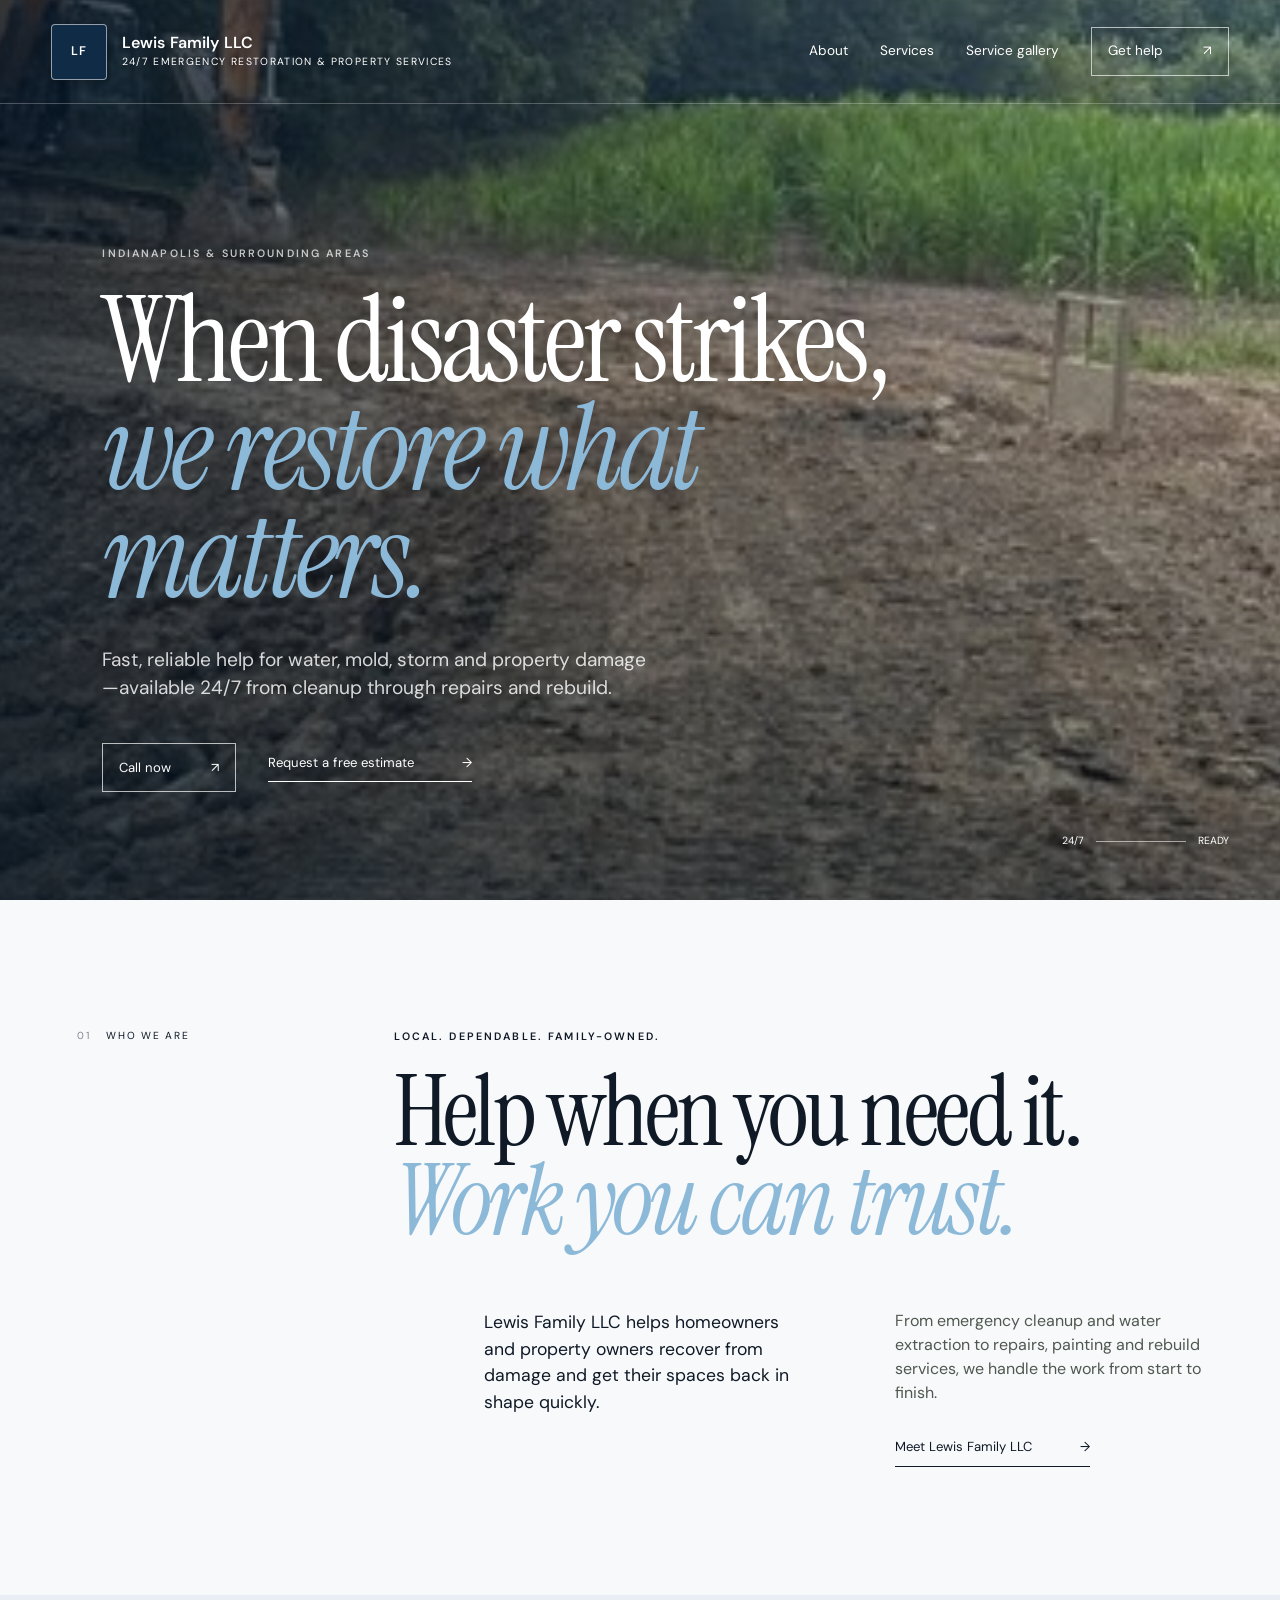
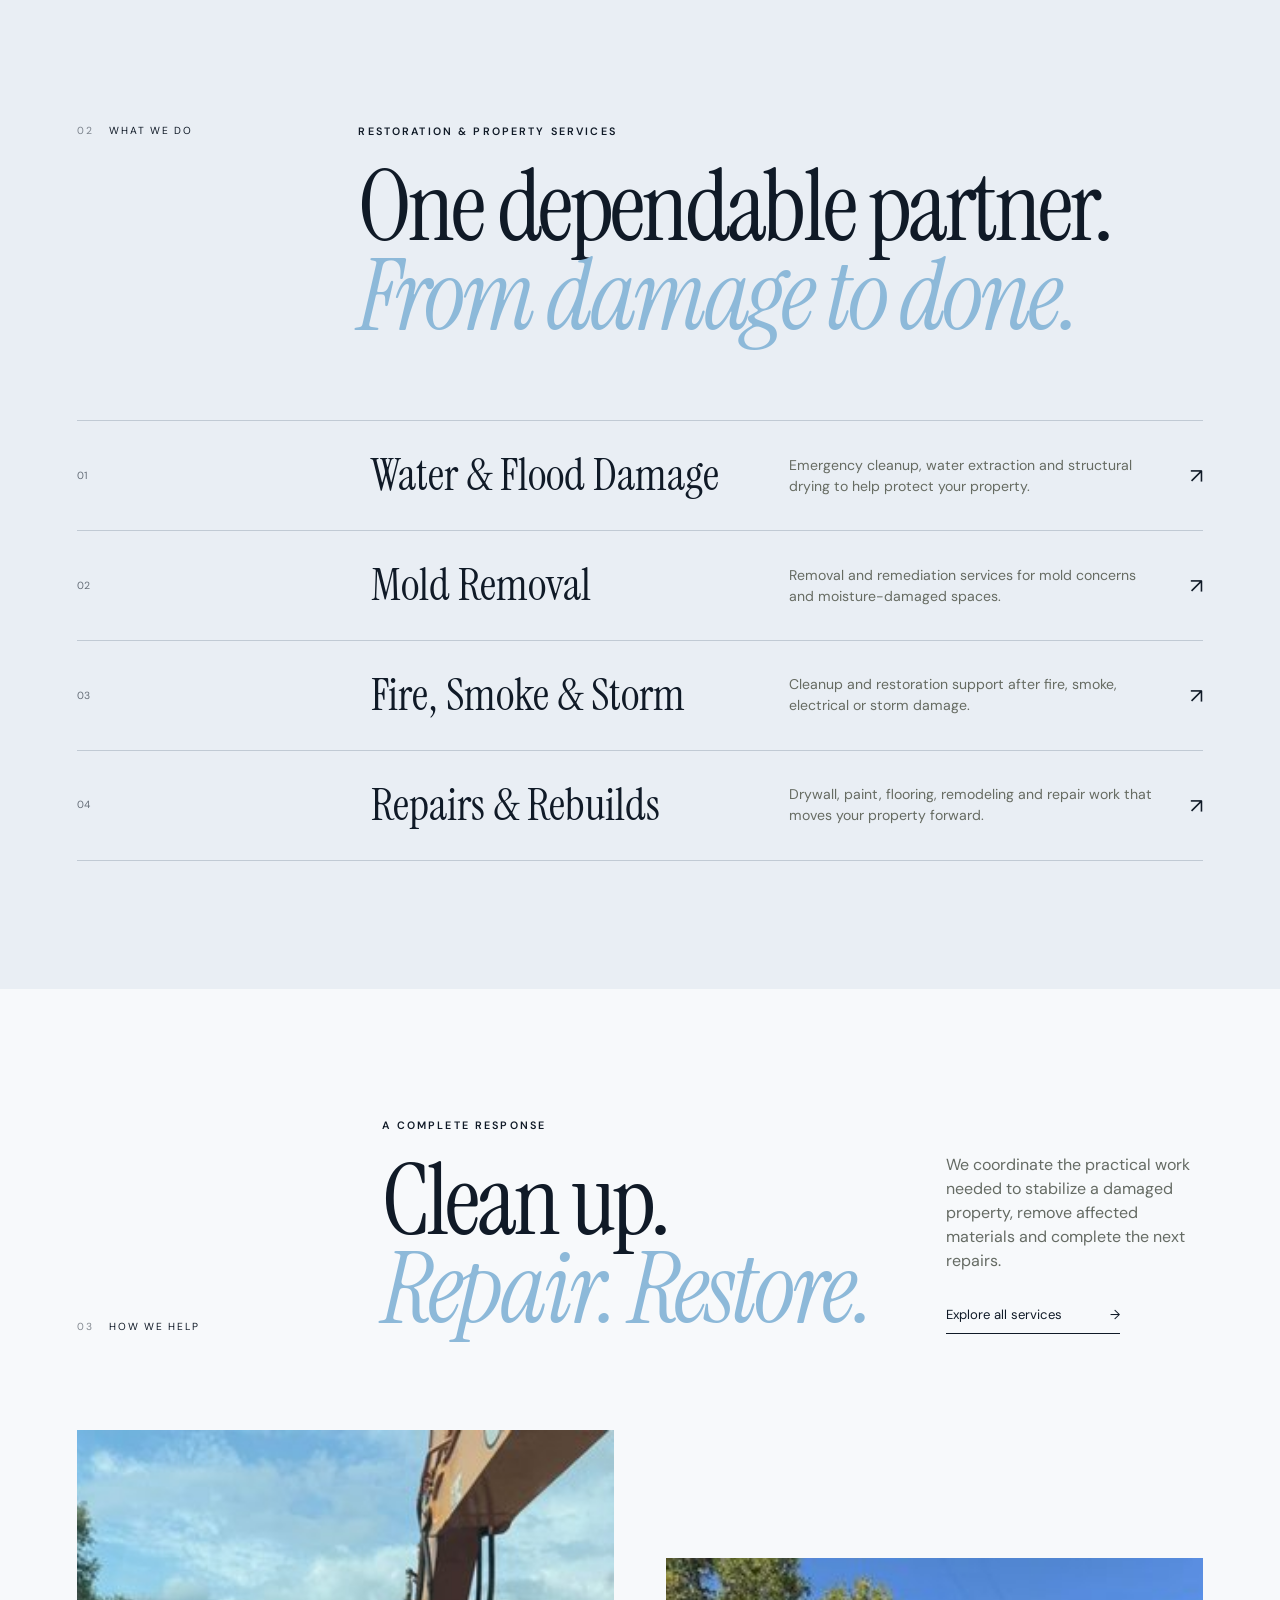
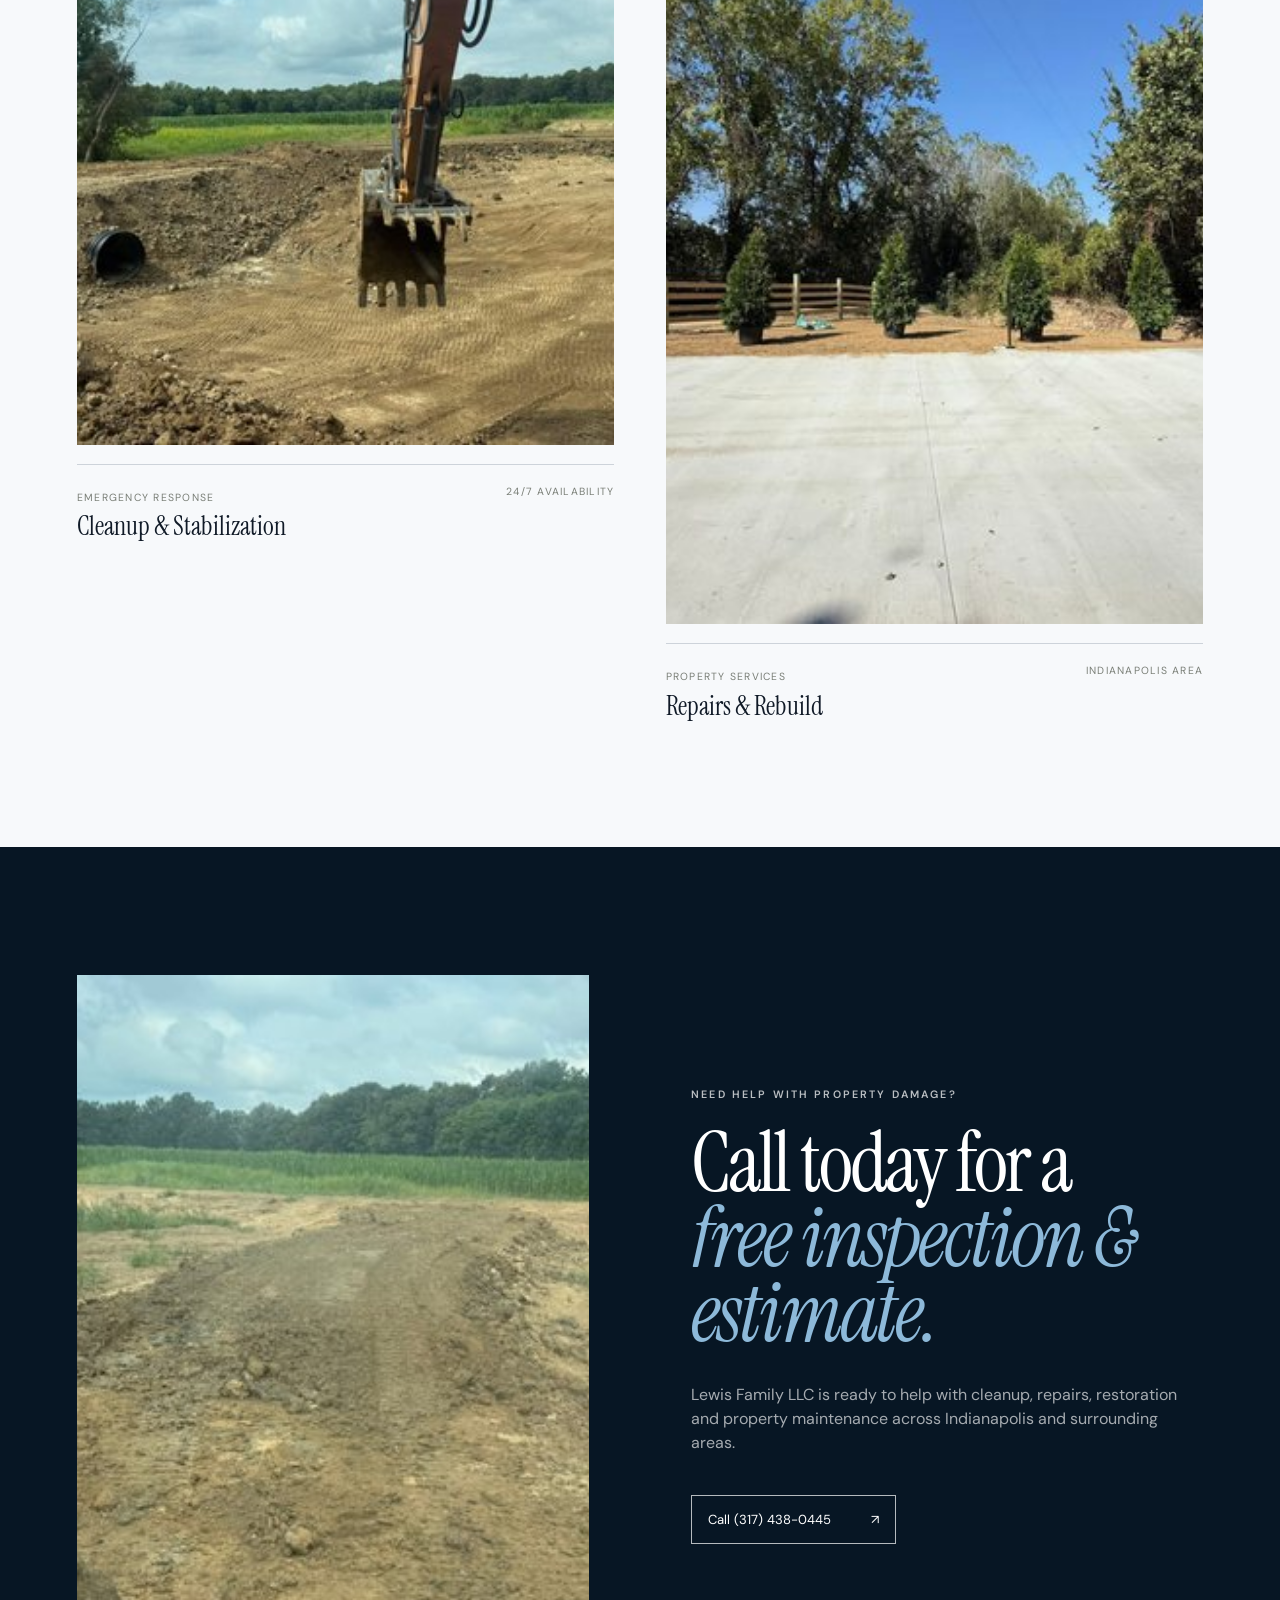
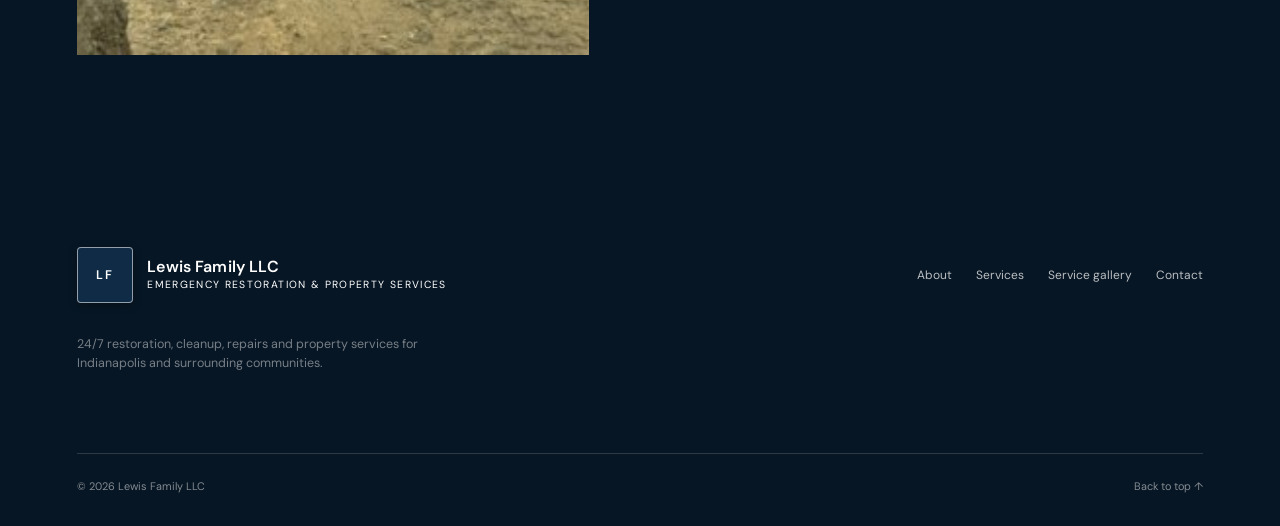
<file: index.html>
<!doctype html>
<html lang="en">
  <head>
    <meta charset="UTF-8" />
    <meta name="viewport" content="width=device-width, initial-scale=1" />
    <meta name="description" content="Lewis Family LLC provides 24/7 emergency restoration, water and flood cleanup, mold remediation, storm damage cleanup, repairs and property services in Indianapolis and surrounding areas." />
    <meta name="theme-color" content="#0f2b46" />
    <title>Lewis Family LLC | 24/7 Emergency Restoration & Property Services</title>
    <link rel="preconnect" href="https://fonts.googleapis.com" />
    <link rel="preconnect" href="https://fonts.gstatic.com" crossorigin />
    <link href="https://fonts.googleapis.com/css2?family=DM+Sans:wght@400;500;600&family=Instrument+Serif:ital@0;1&display=swap" rel="stylesheet" />
    <link rel="stylesheet" href="styles.css" />
    <script src="script.js" defer></script>
  </head>
  <body>
    <a class="skip-link" href="#main">Skip to content</a>
    <header class="site-header" data-header>
      <a class="brand" href="index.html" aria-label="Lewis Family LLC home"><span class="brand-mark" aria-hidden="true">LF</span><span class="brand-name">Lewis Family LLC <small>24/7 Emergency Restoration &amp; Property Services</small></span></a>
      <button class="menu-toggle" type="button" aria-expanded="false" aria-controls="site-nav" data-menu-toggle>
        <span></span><span></span><span></span><span class="sr-only" data-menu-label>Open menu</span>
      </button>
      <nav class="site-nav" id="site-nav" aria-label="Main navigation" data-nav>
        <a href="about.html">About</a>
        <a href="services.html">Services</a>
        <a href="projects.html">Service gallery</a>
        <a class="nav-cta" href="contact.html">Get help <span>↗</span></a>
      </nav>
    </header>
    <main id="main">
      <section class="hero" id="top">
        <div class="hero-media">
          <img src="assets/site-clearing.jpg" alt="Property service work in progress" />
        </div>
        <div class="hero-overlay"></div>
        <div class="hero-copy reveal">
          <p class="eyebrow light">Indianapolis &amp; surrounding areas</p>
          <h1>When disaster strikes,<br /><em>we restore what matters.</em></h1>
          <p class="hero-intro">Fast, reliable help for water, mold, storm and property damage—available 24/7 from cleanup through repairs and rebuild.</p>
          <div class="hero-actions">
            <a class="button button-light" href="tel:+13174380445">Call now <span>↗</span></a>
            <a class="text-link light" href="contact.html">Request a free estimate <span>→</span></a>
          </div>
        </div>
        <div class="hero-index" aria-hidden="true"><span>24/7</span><span class="line"></span><span>READY</span></div>
      </section>

      <section class="intro section-pad">
        <div class="section-label reveal"><span>01</span> Who we are</div>
        <div class="intro-content reveal">
          <p class="eyebrow">Local. Dependable. Family-owned.</p>
          <h2>Help when you need it.<br /><em>Work you can trust.</em></h2>
          <div class="intro-grid">
            <p>Lewis Family LLC helps homeowners and property owners recover from damage and get their spaces back in shape quickly.</p>
            <div>
              <p>From emergency cleanup and water extraction to repairs, painting and rebuild services, we handle the work from start to finish.</p>
              <a class="text-link" href="about.html">Meet Lewis Family LLC <span>→</span></a>
            </div>
          </div>
        </div>
      </section>

      <section class="services section-pad">
        <div class="services-head reveal">
          <div class="section-label"><span>02</span> What we do</div>
          <p class="eyebrow">Restoration &amp; property services</p>
          <h2>One dependable partner.<br /><em>From damage to done.</em></h2>
        </div>
        <div class="service-list">
          <a class="service-item reveal" href="services.html#water-damage">
            <span class="service-num">01</span>
            <div><h3>Water &amp; Flood Damage</h3><p>Emergency cleanup, water extraction and structural drying to help protect your property.</p></div>
            <span class="service-arrow">↗</span>
          </a>
          <a class="service-item reveal" href="services.html#mold-remediation">
            <span class="service-num">02</span>
            <div><h3>Mold Removal</h3><p>Removal and remediation services for mold concerns and moisture-damaged spaces.</p></div>
            <span class="service-arrow">↗</span>
          </a>
          <a class="service-item reveal" href="services.html#fire-storm">
            <span class="service-num">03</span>
            <div><h3>Fire, Smoke &amp; Storm</h3><p>Cleanup and restoration support after fire, smoke, electrical or storm damage.</p></div>
            <span class="service-arrow">↗</span>
          </a>
          <a class="service-item reveal" href="services.html#rebuild">
            <span class="service-num">04</span>
            <div><h3>Repairs &amp; Rebuilds</h3><p>Drywall, paint, flooring, remodeling and repair work that moves your property forward.</p></div>
            <span class="service-arrow">↗</span>
          </a>
        </div>
      </section>

      <section class="work section-pad">
        <div class="work-head reveal">
          <div class="section-label"><span>03</span> How we help</div>
          <div><p class="eyebrow">A complete response</p><h2>Clean up.<br /><em>Repair. Restore.</em></h2></div>
          <div class="work-summary"><p>We coordinate the practical work needed to stabilize a damaged property, remove affected materials and complete the next repairs.</p><a class="text-link" href="services.html">Explore all services <span>→</span></a></div>
        </div>
        <div class="project-grid project-grid-featured">
          <figure class="project reveal">
            <a class="project-image" href="services.html#water-damage"><img src="assets/excavation-culvert.jpg" alt="Property cleanup and material removal work" loading="lazy" /></a>
            <figcaption><div><span>Emergency response</span><h3>Cleanup &amp; Stabilization</h3></div><span>24/7 availability</span></figcaption>
          </figure>
          <figure class="project reveal">
            <a class="project-image portrait" href="services.html#rebuild"><img src="assets/finished-drive.jpg" alt="Completed property improvement work" loading="lazy" /></a>
            <figcaption><div><span>Property services</span><h3>Repairs &amp; Rebuild</h3></div><span>Indianapolis area</span></figcaption>
          </figure>
        </div>
      </section>

      <section class="home-cta section-pad">
        <div class="home-cta-image reveal"><img src="assets/rough-grading.jpg" alt="Property work being completed" loading="lazy" /></div>
        <div class="home-cta-copy reveal">
          <p class="eyebrow light">Need help with property damage?</p>
          <h2>Call today for a<br /><em>free inspection &amp; estimate.</em></h2>
          <p>Lewis Family LLC is ready to help with cleanup, repairs, restoration and property maintenance across Indianapolis and surrounding areas.</p>
          <a class="button button-light" href="tel:+13174380445">Call (317) 438-0445 <span>↗</span></a>
        </div>
      </section>
    </main>

    <footer>
      <div class="footer-top">
        <a class="brand footer-brand" href="index.html"><span class="brand-mark" aria-hidden="true">LF</span><span class="brand-name">Lewis Family LLC <small>Emergency Restoration &amp; Property Services</small></span></a>
        <nav class="footer-nav" aria-label="Footer navigation"><a href="about.html">About</a><a href="services.html">Services</a><a href="projects.html">Service gallery</a><a href="contact.html">Contact</a></nav>
      </div>
      <p>24/7 restoration, cleanup, repairs and property services for Indianapolis and surrounding communities.</p>
      <div class="footer-bottom"><span>© <span data-year></span> Lewis Family LLC</span><a href="#top">Back to top ↑</a></div>
    </footer>
  </body>
</html>
</file>
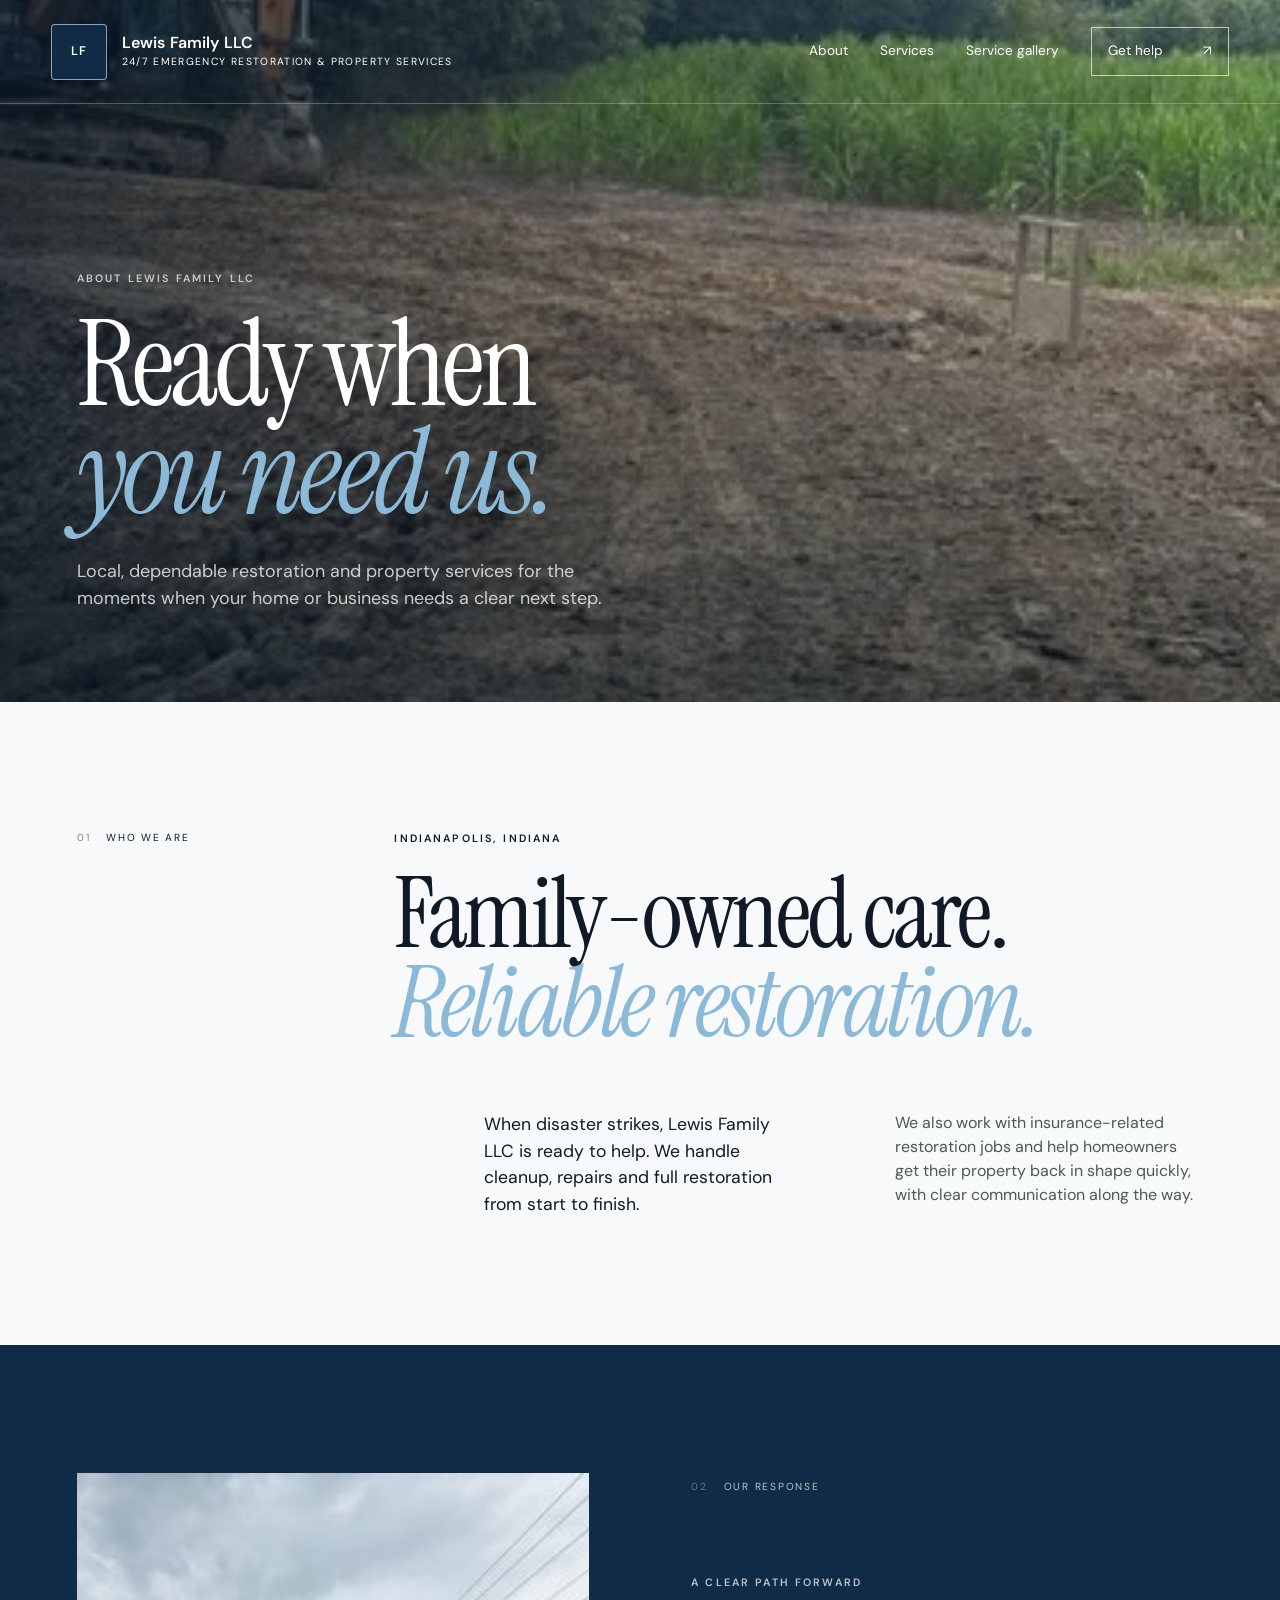
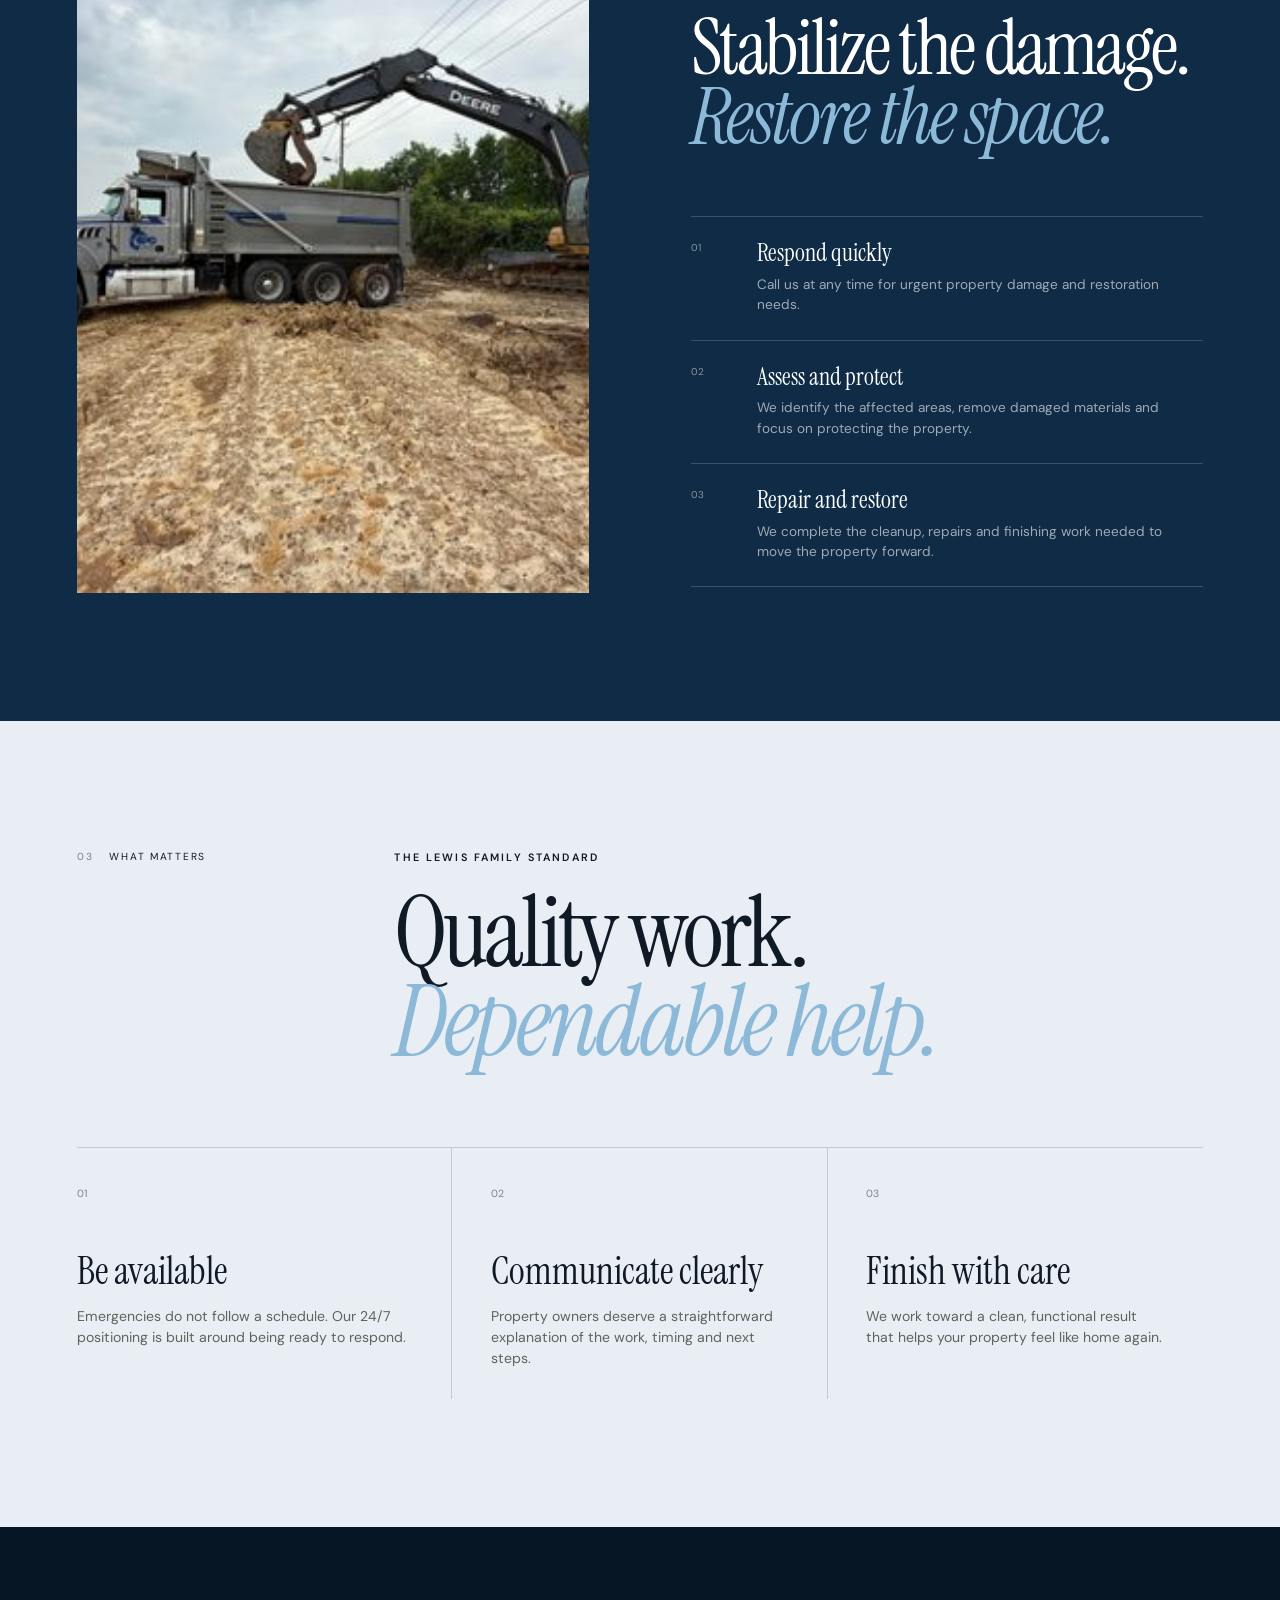
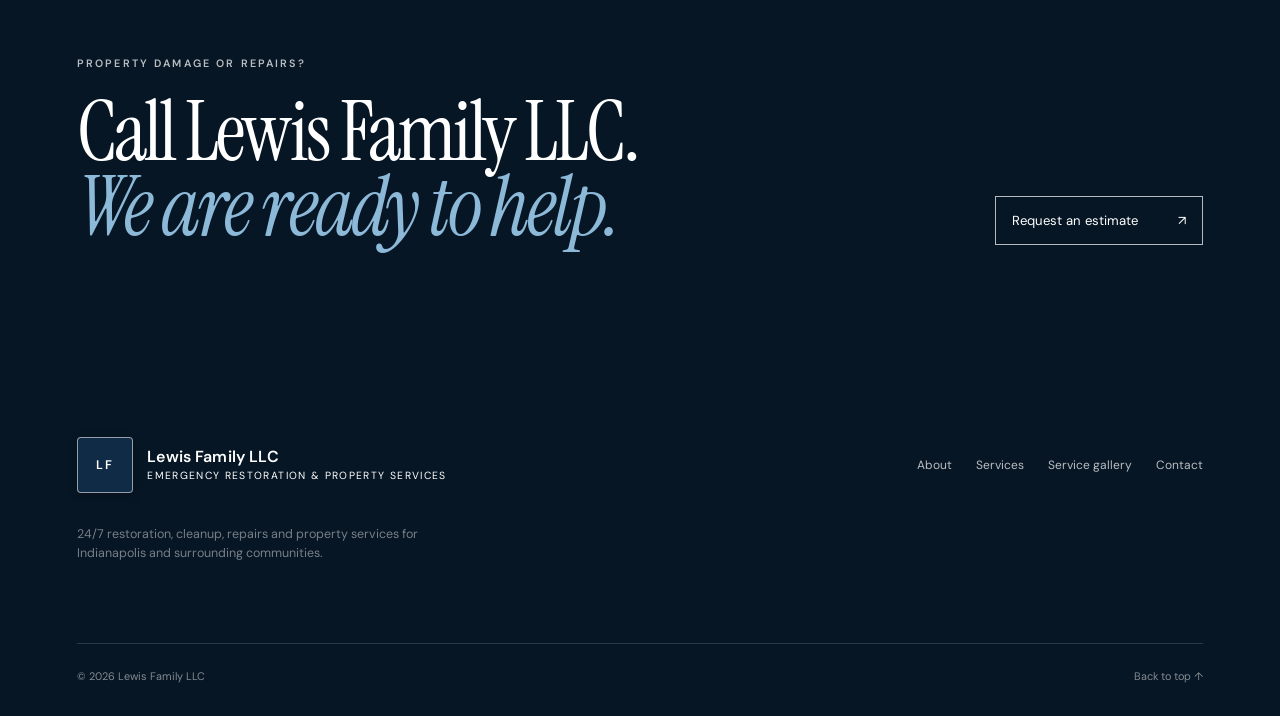
<file: about.html>
<!doctype html>
<html lang="en">
  <head>
    <meta charset="UTF-8" />
    <meta name="viewport" content="width=device-width, initial-scale=1" />
    <meta name="description" content="Learn about Lewis Family LLC, a local family-owned company providing 24/7 emergency restoration, cleanup, repairs and property services in Indianapolis and surrounding communities." />
    <meta name="theme-color" content="#0f2b46" />
    <title>About | Lewis Family LLC</title>
    <link rel="preconnect" href="https://fonts.googleapis.com" />
    <link rel="preconnect" href="https://fonts.gstatic.com" crossorigin />
    <link href="https://fonts.googleapis.com/css2?family=DM+Sans:wght@400;500;600&family=Instrument+Serif:ital@0;1&display=swap" rel="stylesheet" />
    <link rel="stylesheet" href="styles.css" />
    <script src="script.js" defer></script>
  </head>
  <body>
    <a class="skip-link" href="#main">Skip to content</a>
    <header class="site-header" data-header>
      <a class="brand" href="index.html" aria-label="Lewis Family LLC home"><span class="brand-mark" aria-hidden="true">LF</span><span class="brand-name">Lewis Family LLC <small>24/7 Emergency Restoration &amp; Property Services</small></span></a>
      <button class="menu-toggle" type="button" aria-expanded="false" aria-controls="site-nav" data-menu-toggle>
        <span></span><span></span><span></span><span class="sr-only" data-menu-label>Open menu</span>
      </button>
      <nav class="site-nav" id="site-nav" aria-label="Main navigation" data-nav>
        <a href="about.html">About</a>
        <a href="services.html">Services</a>
        <a href="projects.html">Service gallery</a>
        <a class="nav-cta" href="contact.html">Get help <span>↗</span></a>
      </nav>
    </header>
    <main id="main">
      <section class="page-hero" id="top">
        <div class="page-hero-media"><img src="assets/site-clearing.jpg" alt="Property service work in progress" /></div>
        <div class="hero-overlay"></div>
        <div class="page-hero-copy reveal"><p class="eyebrow light">About Lewis Family LLC</p><h1>Ready when<br /><em>you need us.</em></h1><p>Local, dependable restoration and property services for the moments when your home or business needs a clear next step.</p></div>
      </section>

      <section class="intro section-pad">
        <div class="section-label reveal"><span>01</span> Who we are</div>
        <div class="intro-content reveal">
          <p class="eyebrow">Indianapolis, Indiana</p>
          <h2>Family-owned care.<br /><em>Reliable restoration.</em></h2>
          <div class="intro-grid">
            <p>When disaster strikes, Lewis Family LLC is ready to help. We handle cleanup, repairs and full restoration from start to finish.</p>
            <p>We also work with insurance-related restoration jobs and help homeowners get their property back in shape quickly, with clear communication along the way.</p>
          </div>
        </div>
      </section>

      <section class="process section-pad">
        <div class="process-visual reveal"><img src="assets/material-hauling.jpg" alt="Property cleanup and material handling work" loading="lazy" /></div>
        <div class="process-copy reveal">
          <div class="section-label light"><span>02</span> Our response</div>
          <p class="eyebrow light">A clear path forward</p>
          <h2>Stabilize the damage.<br /><em>Restore the space.</em></h2>
          <ol>
            <li><span>01</span><div><h3>Respond quickly</h3><p>Call us at any time for urgent property damage and restoration needs.</p></div></li>
            <li><span>02</span><div><h3>Assess and protect</h3><p>We identify the affected areas, remove damaged materials and focus on protecting the property.</p></div></li>
            <li><span>03</span><div><h3>Repair and restore</h3><p>We complete the cleanup, repairs and finishing work needed to move the property forward.</p></div></li>
          </ol>
        </div>
      </section>

      <section class="values section-pad">
        <div class="values-head reveal"><div class="section-label"><span>03</span> What matters</div><div><p class="eyebrow">The Lewis Family standard</p><h2>Quality work.<br /><em>Dependable help.</em></h2></div></div>
        <div class="value-grid">
          <article class="reveal"><span>01</span><h3>Be available</h3><p>Emergencies do not follow a schedule. Our 24/7 positioning is built around being ready to respond.</p></article>
          <article class="reveal"><span>02</span><h3>Communicate clearly</h3><p>Property owners deserve a straightforward explanation of the work, timing and next steps.</p></article>
          <article class="reveal"><span>03</span><h3>Finish with care</h3><p>We work toward a clean, functional result that helps your property feel like home again.</p></article>
        </div>
      </section>

      <section class="inline-cta section-pad"><div class="reveal"><p class="eyebrow light">Property damage or repairs?</p><h2>Call Lewis Family LLC.<br /><em>We are ready to help.</em></h2></div><a class="button button-light" href="contact.html">Request an estimate <span>↗</span></a></section>
    </main>

    <footer>
      <div class="footer-top">
        <a class="brand footer-brand" href="index.html"><span class="brand-mark" aria-hidden="true">LF</span><span class="brand-name">Lewis Family LLC <small>Emergency Restoration &amp; Property Services</small></span></a>
        <nav class="footer-nav" aria-label="Footer navigation"><a href="about.html">About</a><a href="services.html">Services</a><a href="projects.html">Service gallery</a><a href="contact.html">Contact</a></nav>
      </div>
      <p>24/7 restoration, cleanup, repairs and property services for Indianapolis and surrounding communities.</p>
      <div class="footer-bottom"><span>© <span data-year></span> Lewis Family LLC</span><a href="#top">Back to top ↑</a></div>
    </footer>
  </body>
</html>
</file>
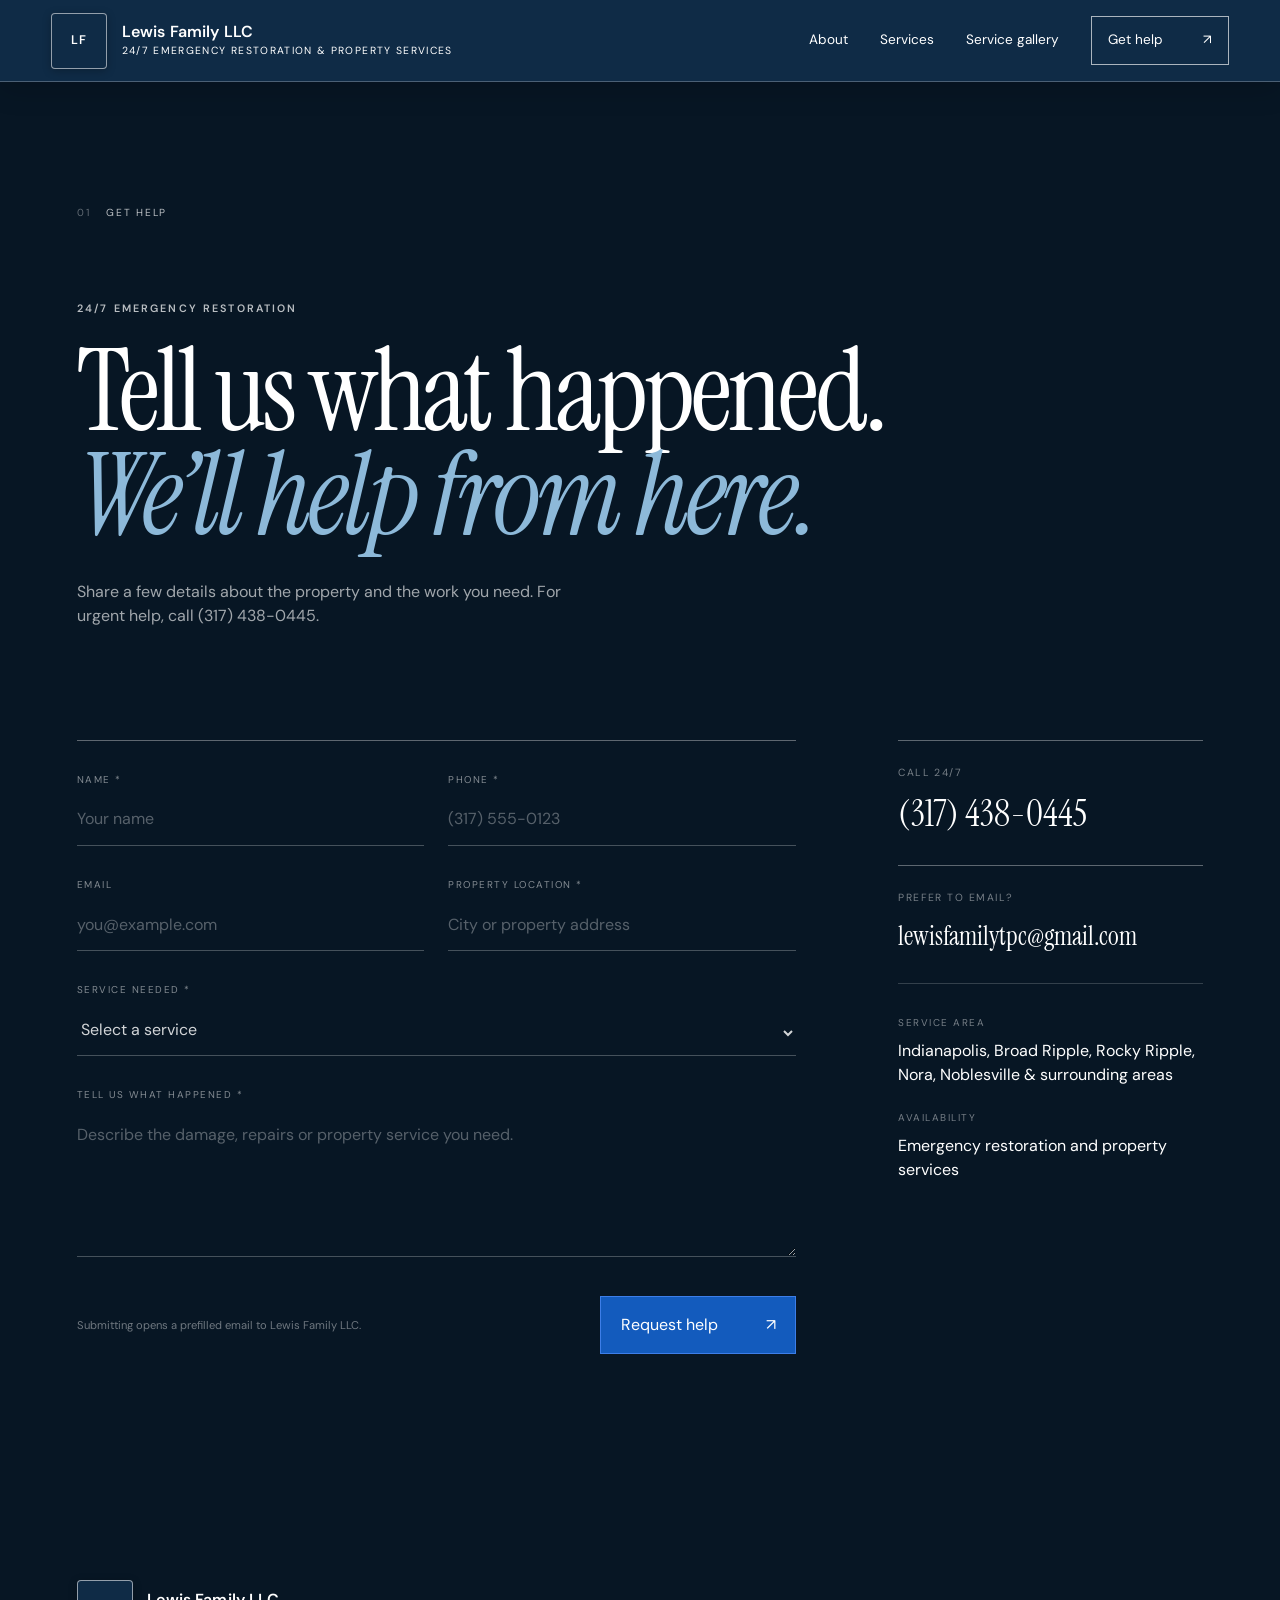
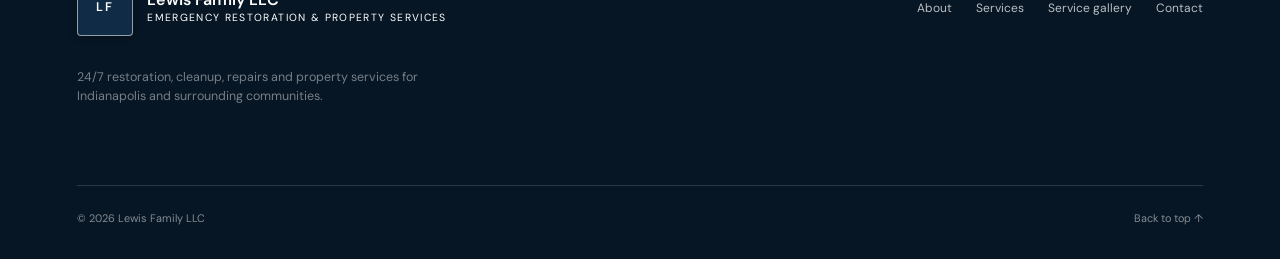
<file: contact.html>
<!doctype html>
<html lang="en">
  <head>
    <meta charset="UTF-8" />
    <meta name="viewport" content="width=device-width, initial-scale=1" />
    <meta name="description" content="Contact Lewis Family LLC for 24/7 emergency restoration, water damage cleanup, mold remediation, storm cleanup, repairs and property services in Indianapolis and surrounding areas." />
    <meta name="theme-color" content="#0f2b46" />
    <title>Contact | Lewis Family LLC</title>
    <link rel="preconnect" href="https://fonts.googleapis.com" />
    <link rel="preconnect" href="https://fonts.gstatic.com" crossorigin />
    <link href="https://fonts.googleapis.com/css2?family=DM+Sans:wght@400;500;600&family=Instrument+Serif:ital@0;1&display=swap" rel="stylesheet" />
    <link rel="stylesheet" href="styles.css" />
    <script src="script.js" defer></script>
  </head>
  <body class="contact-page">
    <a class="skip-link" href="#main">Skip to content</a>
    <header class="site-header solid-header" data-header>
      <a class="brand" href="index.html" aria-label="Lewis Family LLC home"><span class="brand-mark" aria-hidden="true">LF</span><span class="brand-name">Lewis Family LLC <small>24/7 Emergency Restoration &amp; Property Services</small></span></a>
      <button class="menu-toggle" type="button" aria-expanded="false" aria-controls="site-nav" data-menu-toggle>
        <span></span><span></span><span></span><span class="sr-only" data-menu-label>Open menu</span>
      </button>
      <nav class="site-nav" id="site-nav" aria-label="Main navigation" data-nav>
        <a href="about.html">About</a>
        <a href="services.html">Services</a>
        <a href="projects.html">Service gallery</a>
        <a class="nav-cta" href="contact.html">Get help <span>↗</span></a>
      </nav>
    </header>
    <main id="main">
      <section class="contact section-pad" id="top">
        <div class="contact-top reveal"><div class="section-label light"><span>01</span> Get help</div><p class="eyebrow light">24/7 emergency restoration</p><h1>Tell us what happened.<br /><em>We’ll help from here.</em></h1><p>Share a few details about the property and the work you need. For urgent help, call (317) 438-0445.</p></div>
        <div class="contact-bottom reveal">
          <form class="project-form" data-project-form>
            <div class="form-grid">
              <label><span>Name *</span><input type="text" name="name" autocomplete="name" required placeholder="Your name" /></label>
              <label><span>Phone *</span><input type="tel" name="phone" autocomplete="tel" inputmode="tel" required placeholder="(317) 555-0123" /></label>
              <label><span>Email</span><input type="email" name="email" autocomplete="email" inputmode="email" placeholder="you@example.com" /></label>
              <label><span>Property location *</span><input type="text" name="location" autocomplete="street-address" required placeholder="City or property address" /></label>
              <label class="form-wide"><span>Service needed *</span><select name="projectType" required><option value="" selected disabled>Select a service</option><option>Flood &amp; water damage cleanup</option><option>Water extraction &amp; structural drying</option><option>Mold removal &amp; remediation</option><option>Fire, smoke &amp; electrical damage</option><option>Storm damage cleanup</option><option>Demolition &amp; debris removal</option><option>Drywall, paint &amp; rebuild services</option><option>General home repairs</option><option>Roofing, siding, doors or windows</option><option>Remodeling &amp; renovation</option><option>Property maintenance or junk removal</option><option>Other</option></select></label>
              <label class="form-wide"><span>Tell us what happened *</span><textarea name="details" required rows="5" placeholder="Describe the damage, repairs or property service you need."></textarea></label>
            </div>
            <div class="form-actions"><p>Submitting opens a prefilled email to Lewis Family LLC.</p><button type="submit">Request help <span>↗</span></button></div>
            <p class="form-status" role="status" aria-live="polite" data-form-status></p>
          </form>
          <aside class="contact-aside">
            <a class="contact-call" href="tel:+13174380445"><span>Call 24/7</span><strong>(317) 438-0445</strong></a>
            <a class="contact-email" href="mailto:lewisfamilytpc@gmail.com"><span>Prefer to email?</span><strong>lewisfamilytpc@gmail.com</strong></a>
            <div class="contact-meta"><p><span>Service area</span>Indianapolis, Broad Ripple, Rocky Ripple, Nora, Noblesville &amp; surrounding areas</p><p><span>Availability</span>Emergency restoration and property services</p></div>
          </aside>
        </div>
      </section>
    </main>

    <footer>
      <div class="footer-top">
        <a class="brand footer-brand" href="index.html"><span class="brand-mark" aria-hidden="true">LF</span><span class="brand-name">Lewis Family LLC <small>Emergency Restoration &amp; Property Services</small></span></a>
        <nav class="footer-nav" aria-label="Footer navigation"><a href="about.html">About</a><a href="services.html">Services</a><a href="projects.html">Service gallery</a><a href="contact.html">Contact</a></nav>
      </div>
      <p>24/7 restoration, cleanup, repairs and property services for Indianapolis and surrounding communities.</p>
      <div class="footer-bottom"><span>© <span data-year></span> Lewis Family LLC</span><a href="#top">Back to top ↑</a></div>
    </footer>
  </body>
</html>
</file>
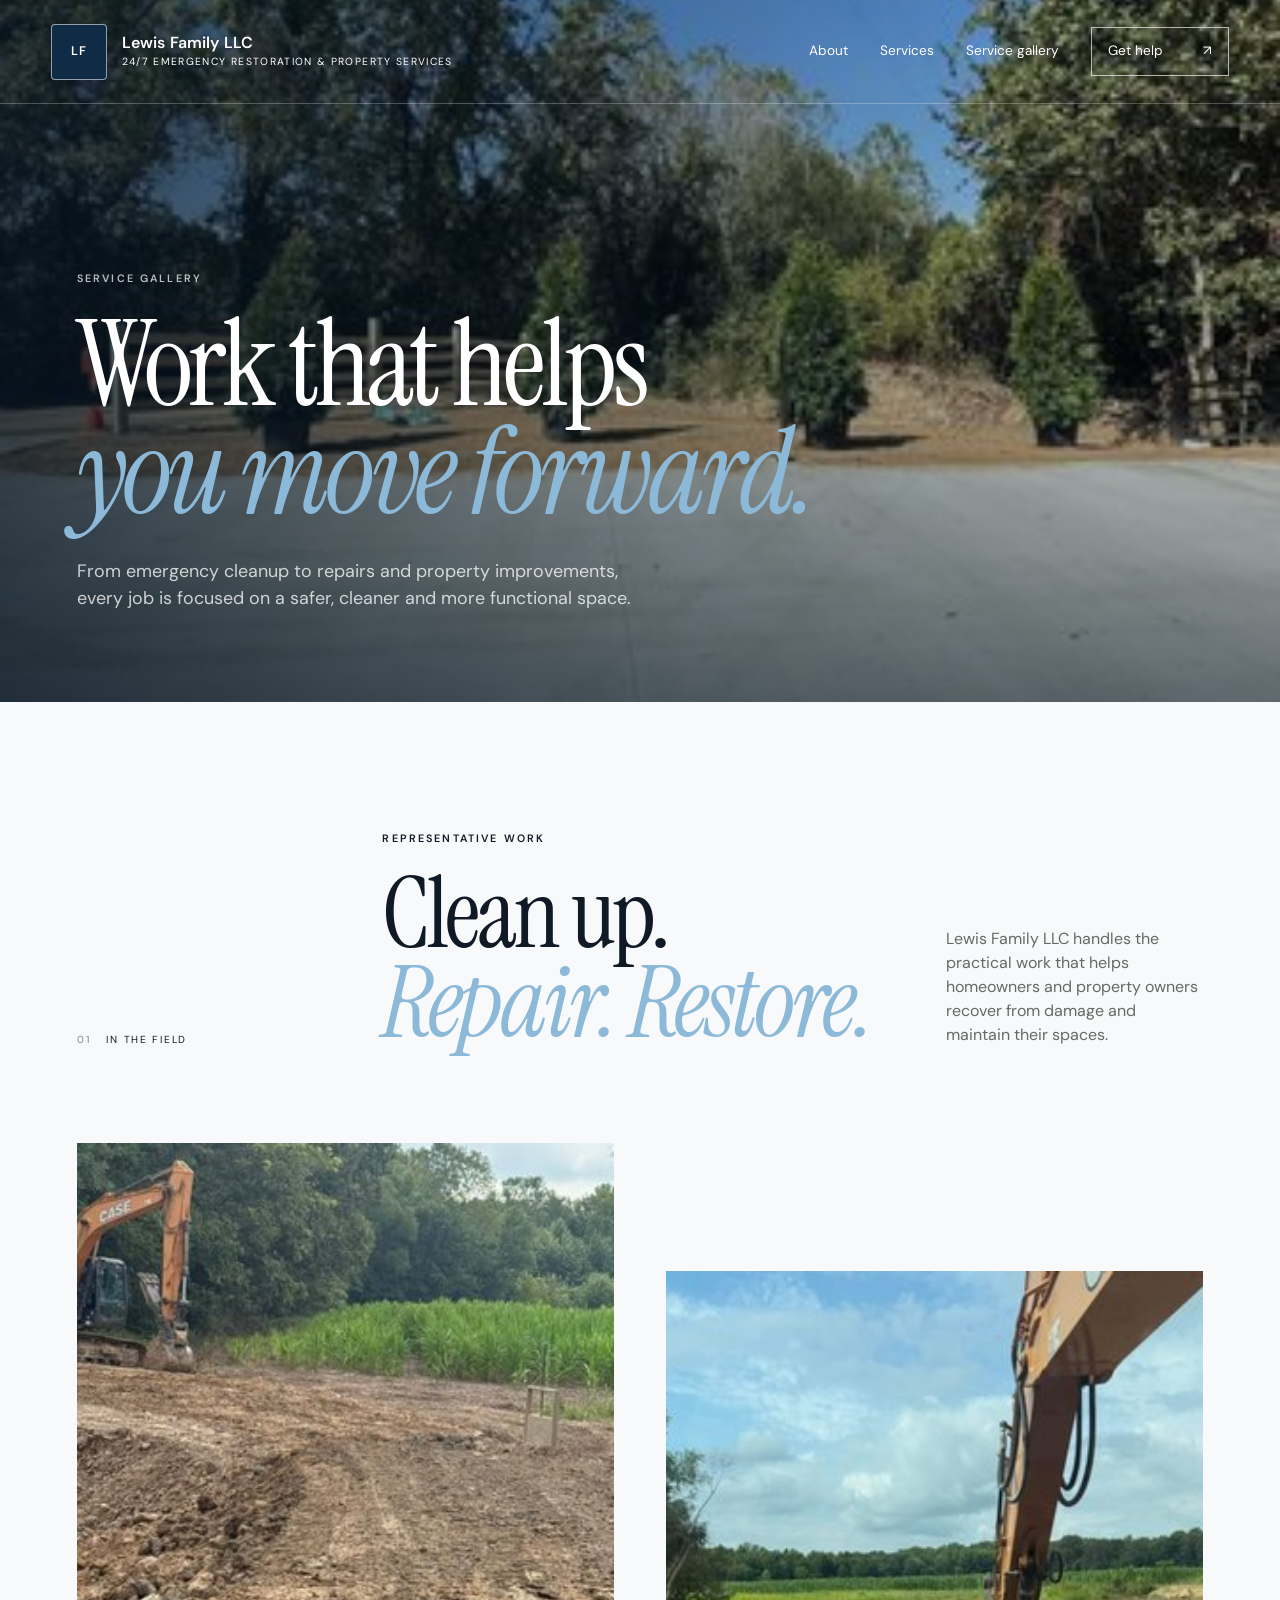
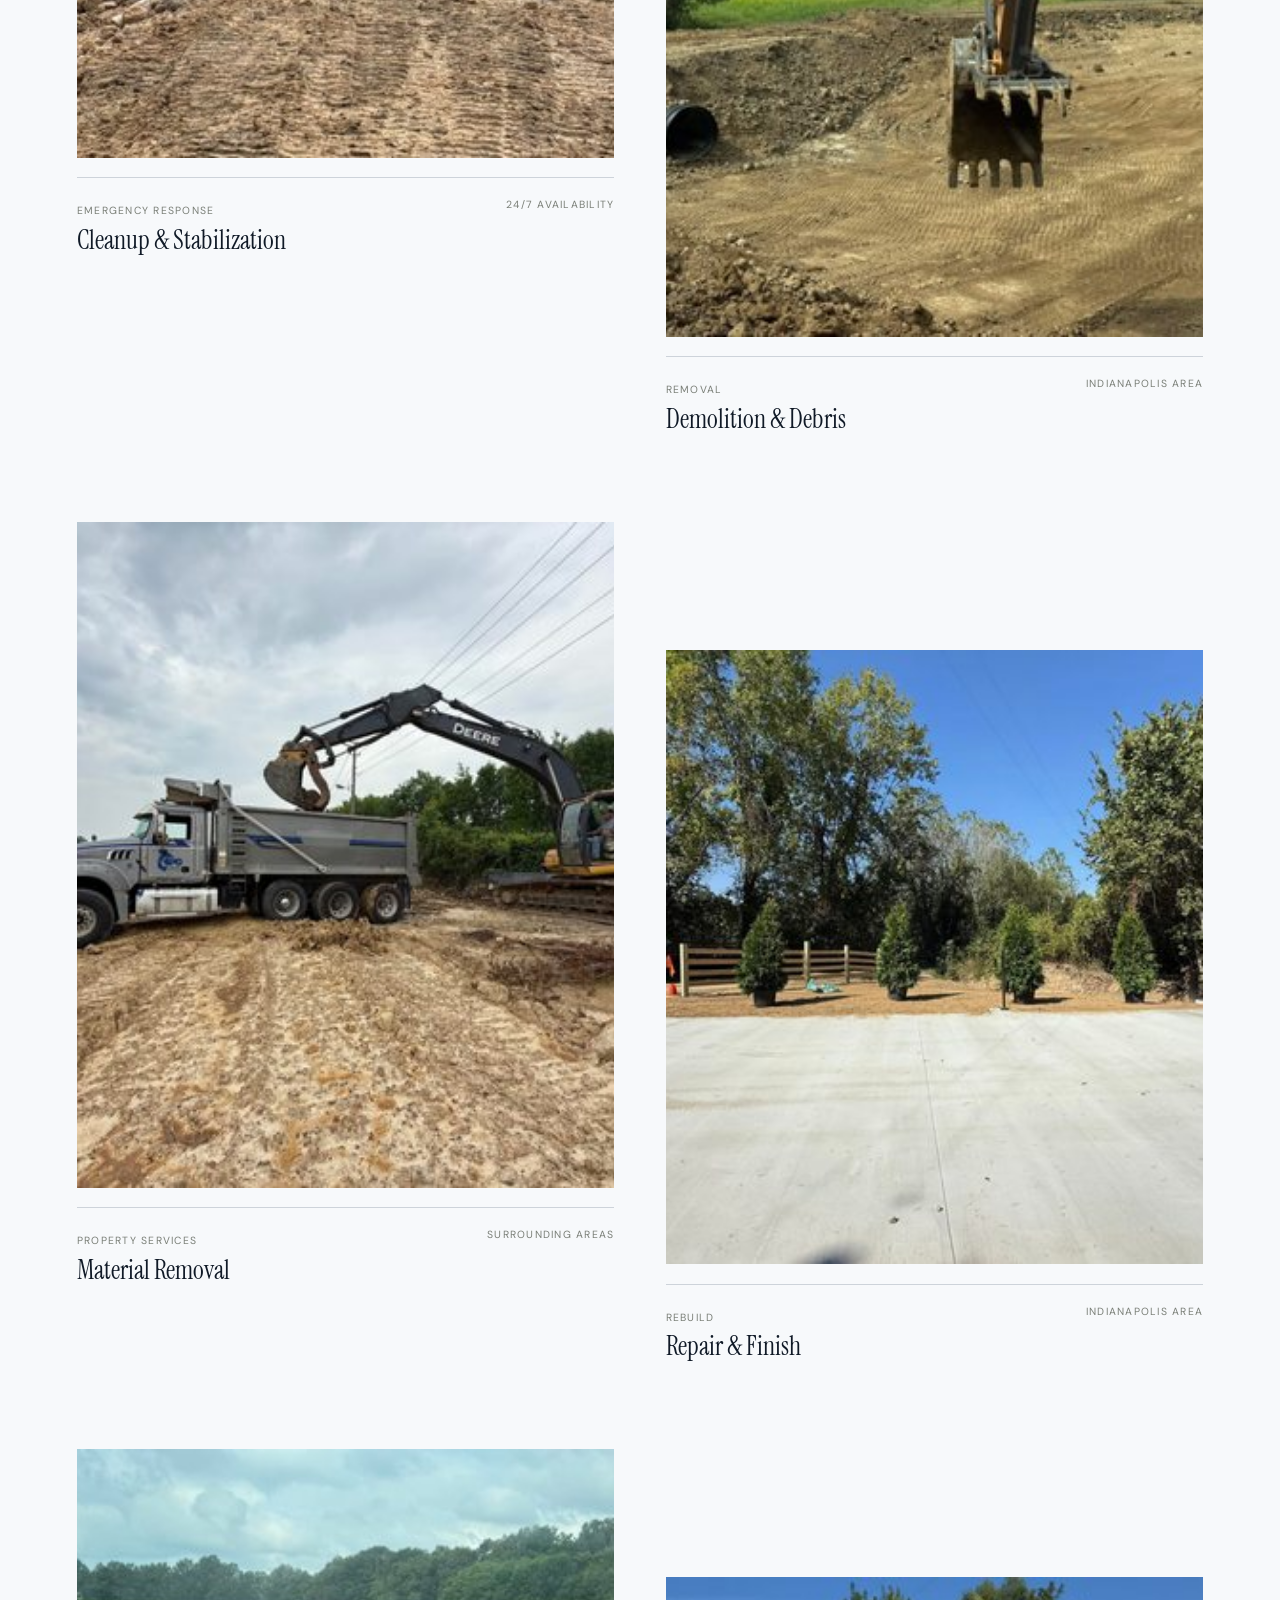
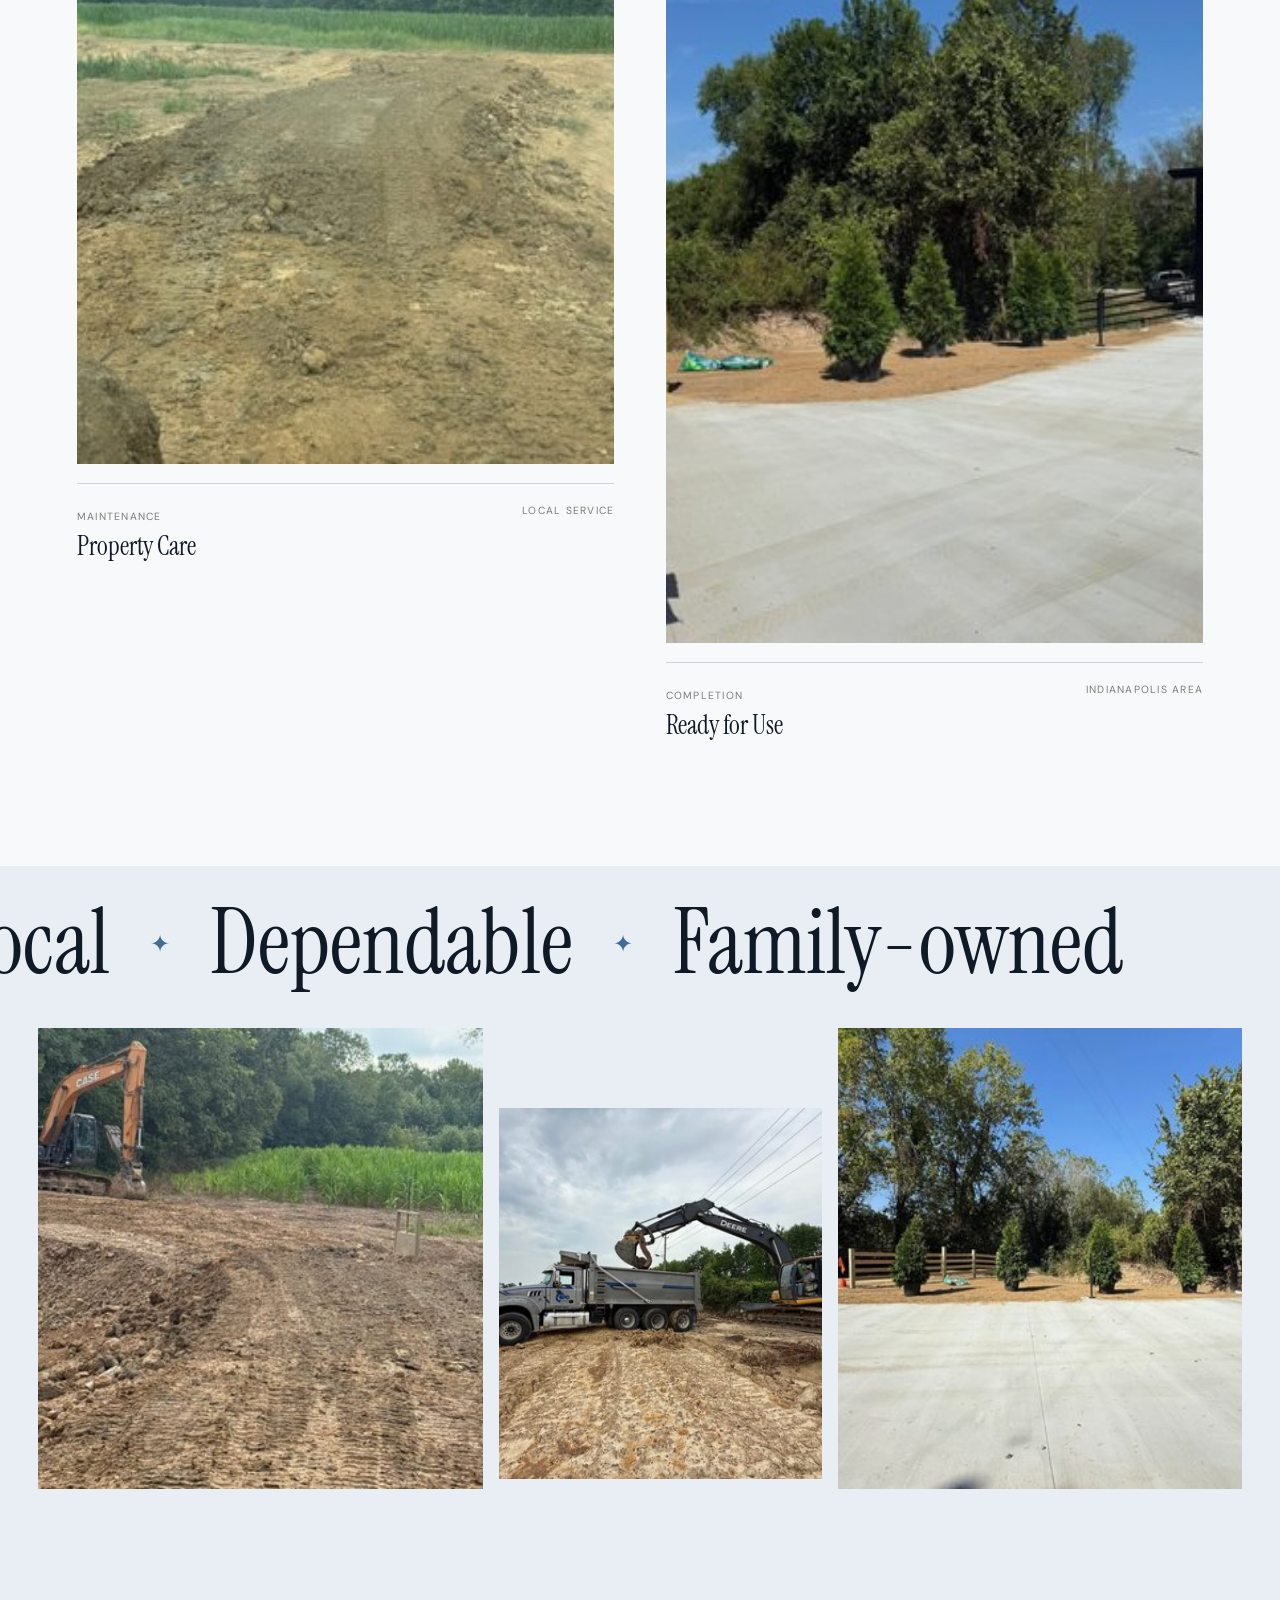
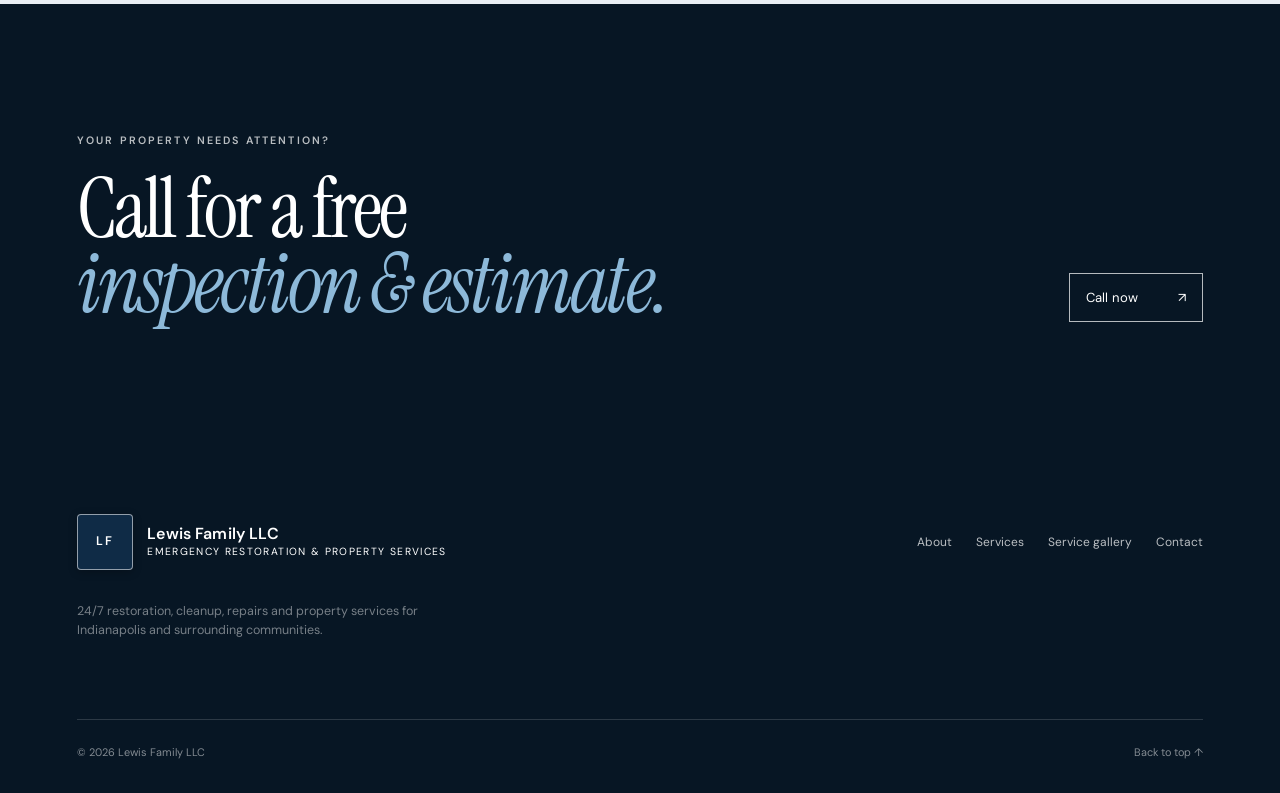
<file: projects.html>
<!doctype html>
<html lang="en">
  <head>
    <meta charset="UTF-8" />
    <meta name="viewport" content="width=device-width, initial-scale=1" />
    <meta name="description" content="See the type of cleanup, repair, restoration and property service work Lewis Family LLC provides in Indianapolis and surrounding areas." />
    <meta name="theme-color" content="#0f2b46" />
    <title>Service Gallery | Lewis Family LLC</title>
    <link rel="preconnect" href="https://fonts.googleapis.com" />
    <link rel="preconnect" href="https://fonts.gstatic.com" crossorigin />
    <link href="https://fonts.googleapis.com/css2?family=DM+Sans:wght@400;500;600&family=Instrument+Serif:ital@0;1&display=swap" rel="stylesheet" />
    <link rel="stylesheet" href="styles.css" />
    <script src="script.js" defer></script>
  </head>
  <body>
    <a class="skip-link" href="#main">Skip to content</a>
    <header class="site-header" data-header>
      <a class="brand" href="index.html" aria-label="Lewis Family LLC home"><span class="brand-mark" aria-hidden="true">LF</span><span class="brand-name">Lewis Family LLC <small>24/7 Emergency Restoration &amp; Property Services</small></span></a>
      <button class="menu-toggle" type="button" aria-expanded="false" aria-controls="site-nav" data-menu-toggle>
        <span></span><span></span><span></span><span class="sr-only" data-menu-label>Open menu</span>
      </button>
      <nav class="site-nav" id="site-nav" aria-label="Main navigation" data-nav>
        <a href="about.html">About</a>
        <a href="services.html">Services</a>
        <a href="projects.html">Service gallery</a>
        <a class="nav-cta" href="contact.html">Get help <span>↗</span></a>
      </nav>
    </header>
    <main id="main">
      <section class="page-hero" id="top">
        <div class="page-hero-media"><img src="assets/finished-drive.jpg" alt="Completed property improvement work" /></div>
        <div class="hero-overlay"></div>
        <div class="page-hero-copy reveal"><p class="eyebrow light">Service gallery</p><h1>Work that helps<br /><em>you move forward.</em></h1><p>From emergency cleanup to repairs and property improvements, every job is focused on a safer, cleaner and more functional space.</p></div>
      </section>

      <section class="work section-pad">
        <div class="work-head reveal"><div class="section-label"><span>01</span> In the field</div><div><p class="eyebrow">Representative work</p><h2>Clean up.<br /><em>Repair. Restore.</em></h2></div><p>Lewis Family LLC handles the practical work that helps homeowners and property owners recover from damage and maintain their spaces.</p></div>
        <div class="project-grid">
          <figure class="project reveal"><div class="project-image"><img src="assets/site-clearing.jpg" alt="Property cleanup and preparation work" loading="lazy" /></div><figcaption><div><span>Emergency response</span><h3>Cleanup &amp; Stabilization</h3></div><span>24/7 availability</span></figcaption></figure>
          <figure class="project reveal"><div class="project-image portrait"><img src="assets/excavation-culvert.jpg" alt="Demolition, debris and material removal work" loading="lazy" /></div><figcaption><div><span>Removal</span><h3>Demolition &amp; Debris</h3></div><span>Indianapolis area</span></figcaption></figure>
          <figure class="project reveal"><div class="project-image portrait"><img src="assets/material-hauling.jpg" alt="Material handling and property service work" loading="lazy" /></div><figcaption><div><span>Property services</span><h3>Material Removal</h3></div><span>Surrounding areas</span></figcaption></figure>
          <figure class="project reveal"><div class="project-image"><img src="assets/finished-drive.jpg" alt="Completed property improvement work" loading="lazy" /></div><figcaption><div><span>Rebuild</span><h3>Repair &amp; Finish</h3></div><span>Indianapolis area</span></figcaption></figure>
          <figure class="project reveal"><div class="project-image"><img src="assets/rough-grading.jpg" alt="Property maintenance and repair work" loading="lazy" /></div><figcaption><div><span>Maintenance</span><h3>Property Care</h3></div><span>Local service</span></figcaption></figure>
          <figure class="project reveal"><div class="project-image portrait"><img src="assets/concrete-detail.jpg" alt="Finished property detail work" loading="lazy" /></div><figcaption><div><span>Completion</span><h3>Ready for Use</h3></div><span>Indianapolis area</span></figcaption></figure>
        </div>
      </section>

      <section class="gallery" aria-label="Lewis Family LLC service photography"><div class="marquee" aria-hidden="true"><span>Local</span><i>✦</i><span>Dependable</span><i>✦</i><span>Family-owned</span></div><div class="gallery-grid"><img src="assets/site-clearing.jpg" alt="Property cleanup work" loading="lazy" /><img src="assets/material-hauling.jpg" alt="Property service work" loading="lazy" /><img src="assets/finished-drive.jpg" alt="Completed property improvement" loading="lazy" /></div></section>
      <section class="inline-cta section-pad"><div class="reveal"><p class="eyebrow light">Your property needs attention?</p><h2>Call for a free<br /><em>inspection &amp; estimate.</em></h2></div><a class="button button-light" href="tel:+13174380445">Call now <span>↗</span></a></section>
    </main>

    <footer>
      <div class="footer-top">
        <a class="brand footer-brand" href="index.html"><span class="brand-mark" aria-hidden="true">LF</span><span class="brand-name">Lewis Family LLC <small>Emergency Restoration &amp; Property Services</small></span></a>
        <nav class="footer-nav" aria-label="Footer navigation"><a href="about.html">About</a><a href="services.html">Services</a><a href="projects.html">Service gallery</a><a href="contact.html">Contact</a></nav>
      </div>
      <p>24/7 restoration, cleanup, repairs and property services for Indianapolis and surrounding communities.</p>
      <div class="footer-bottom"><span>© <span data-year></span> Lewis Family LLC</span><a href="#top">Back to top ↑</a></div>
    </footer>
  </body>
</html>
</file>
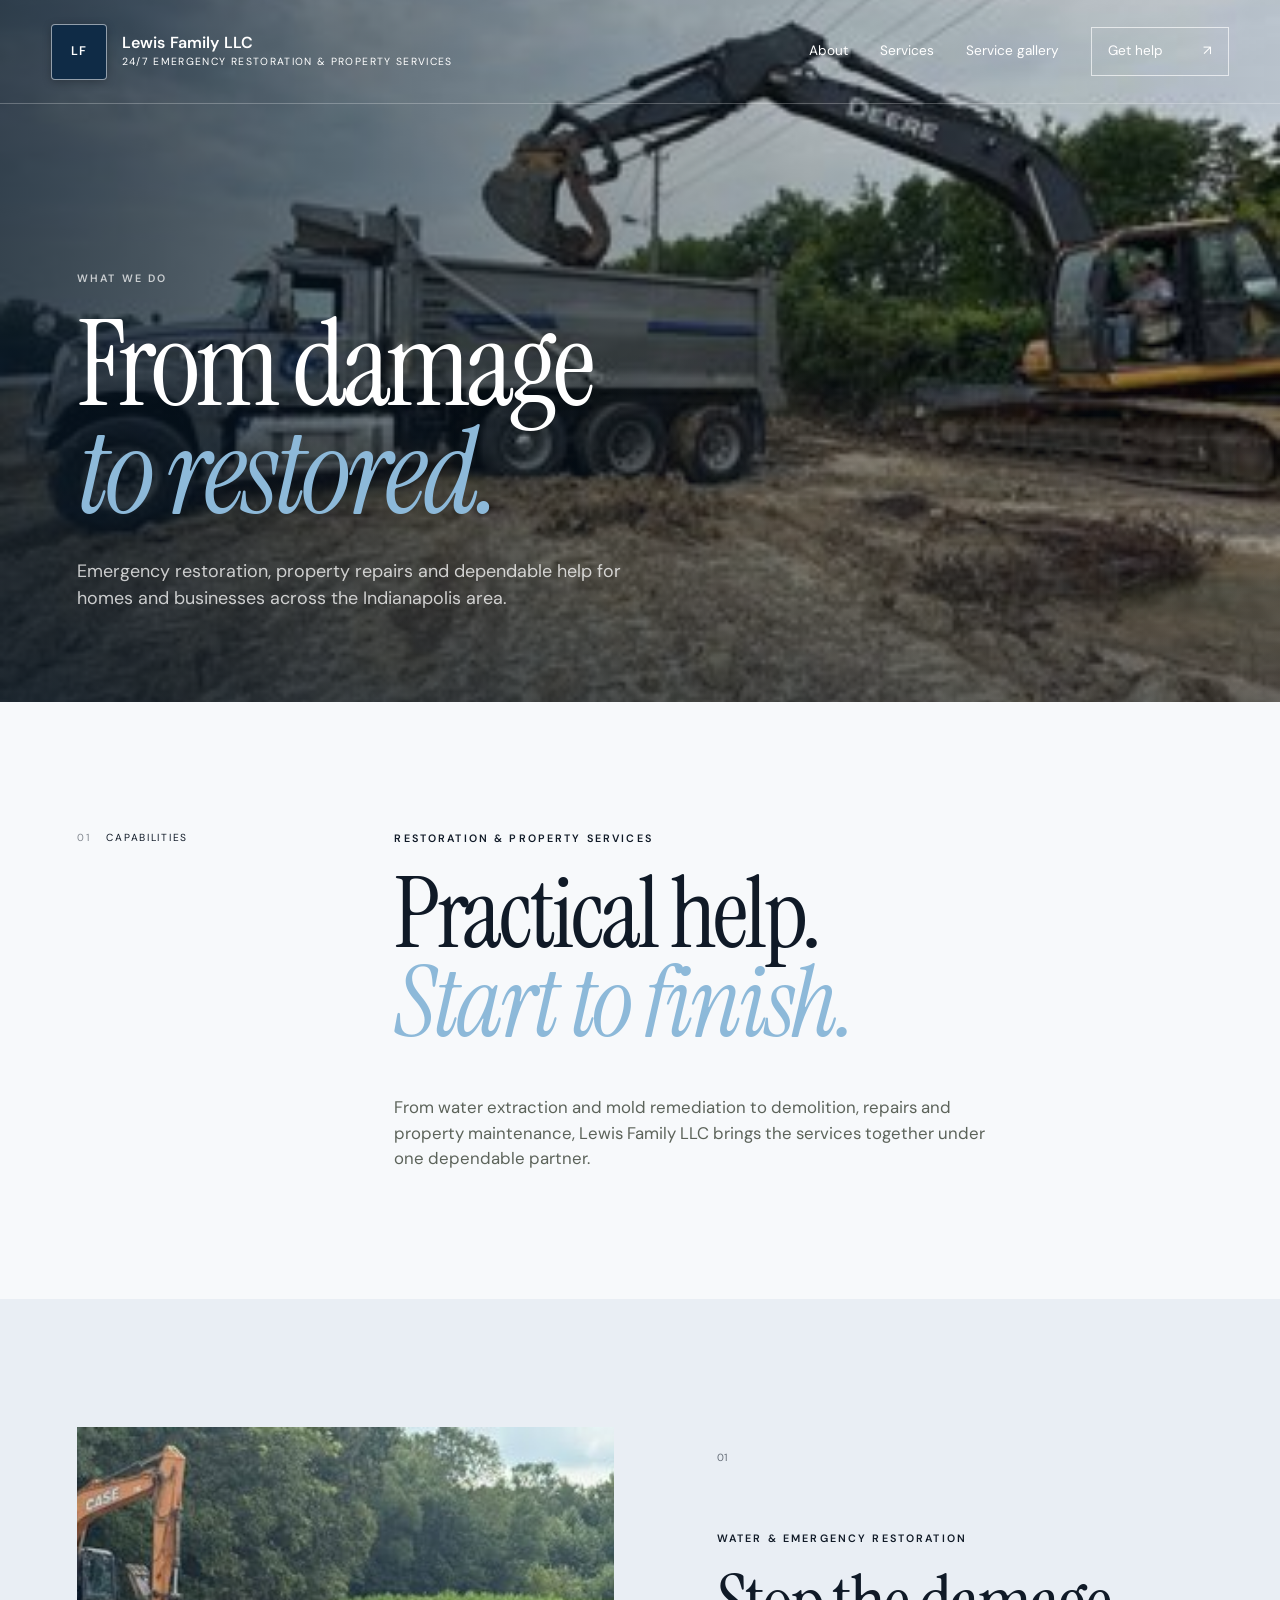
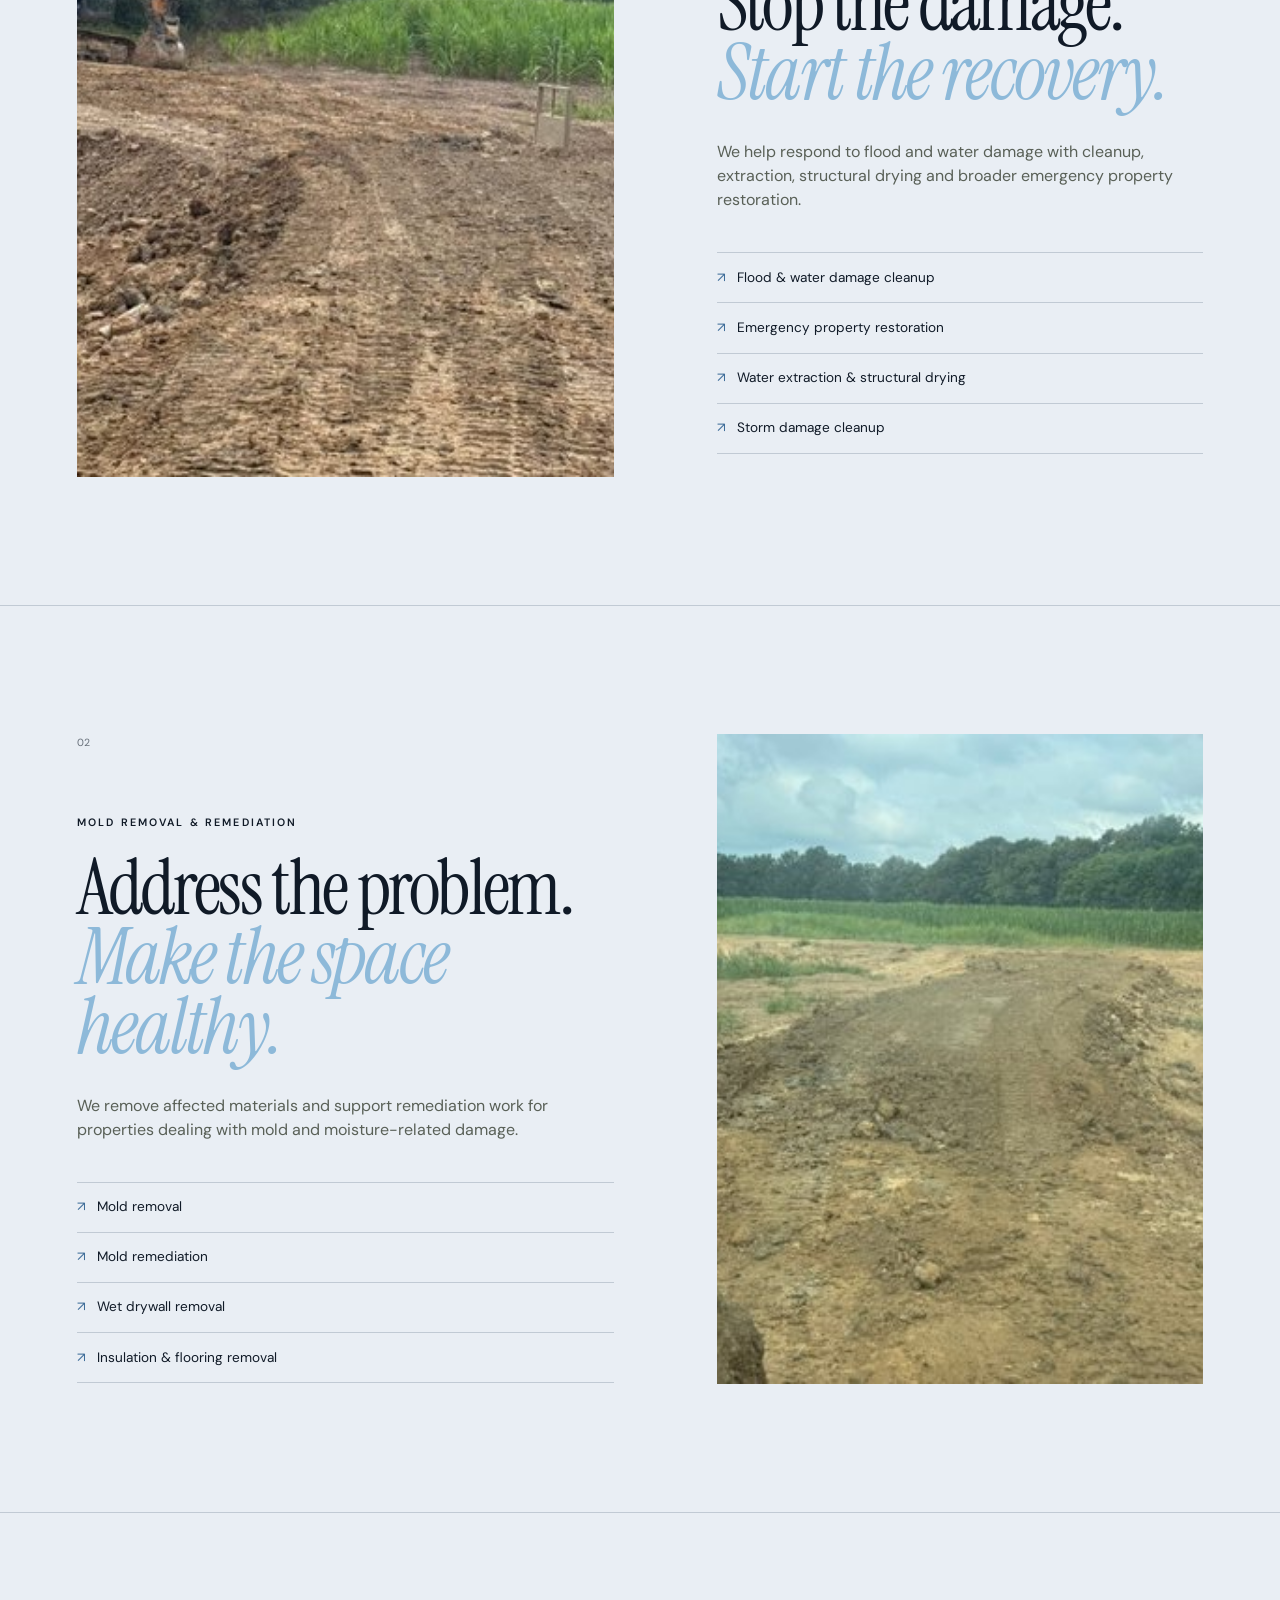
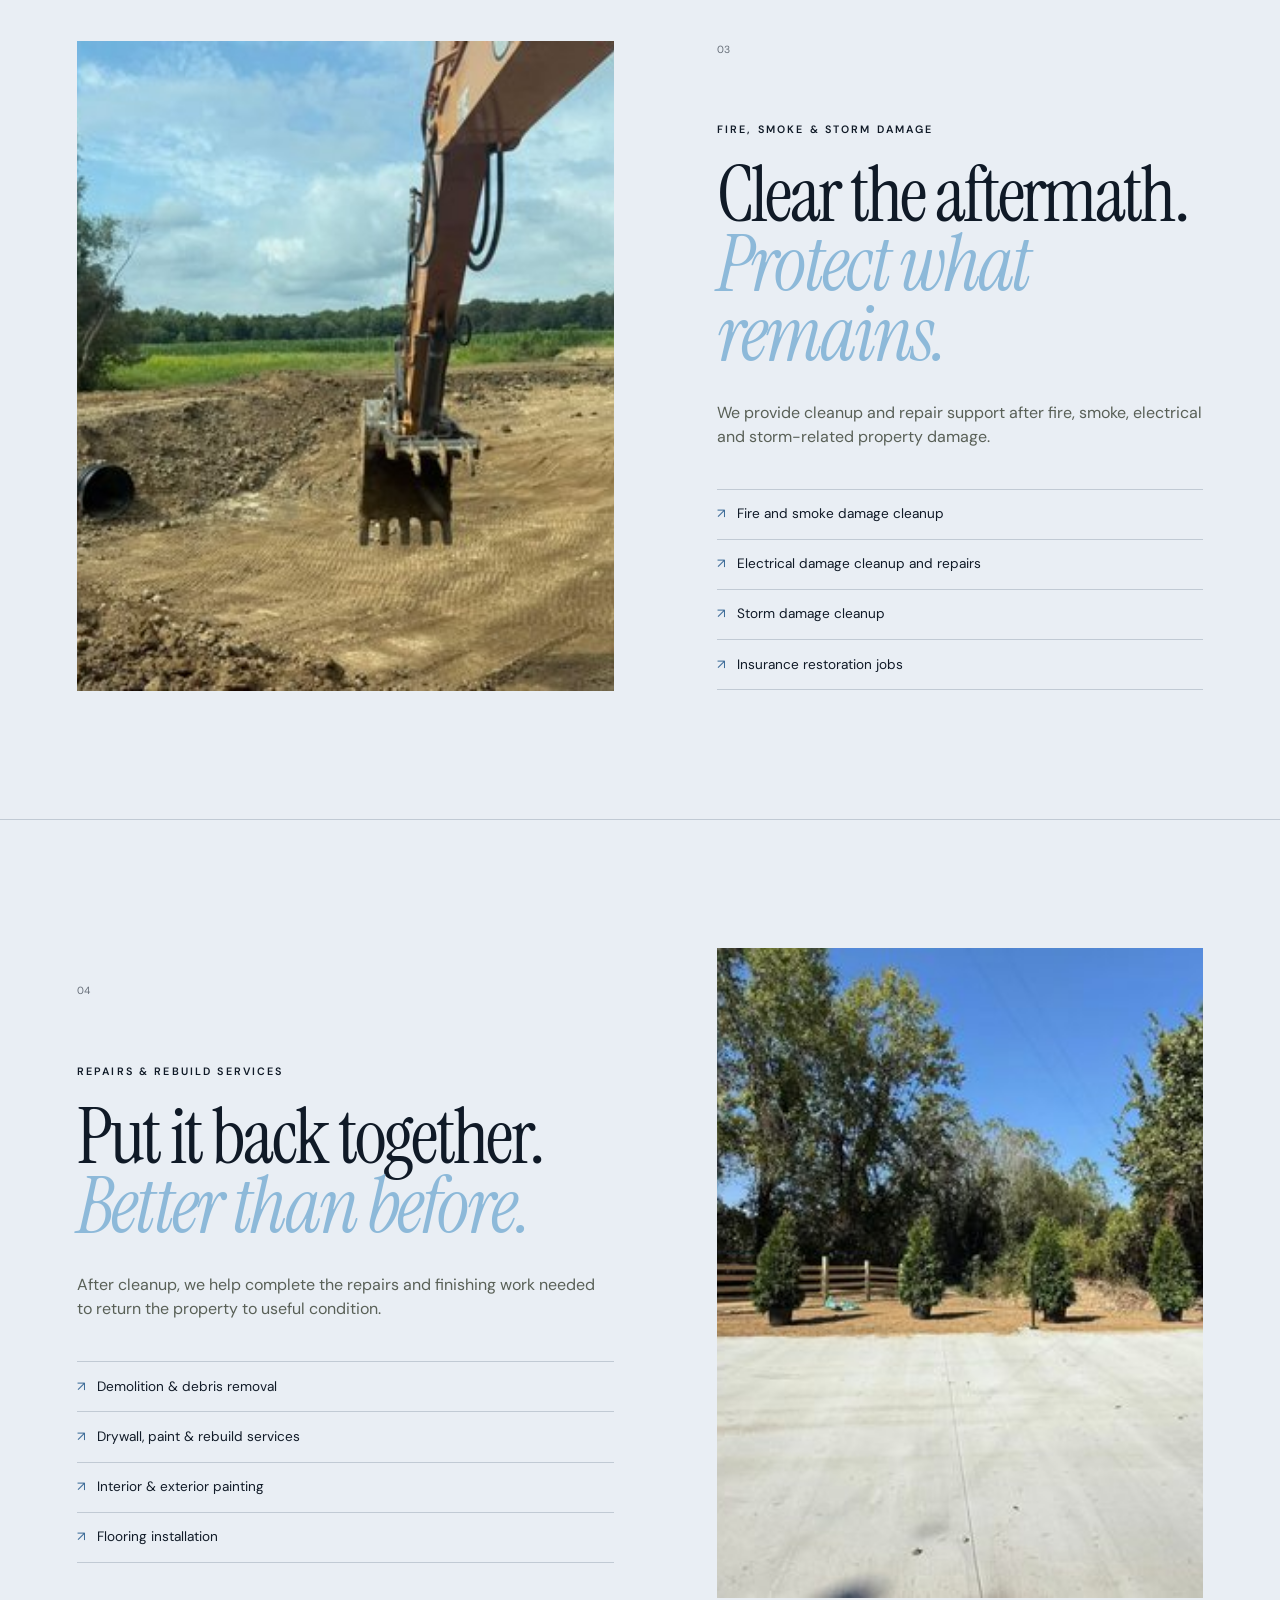
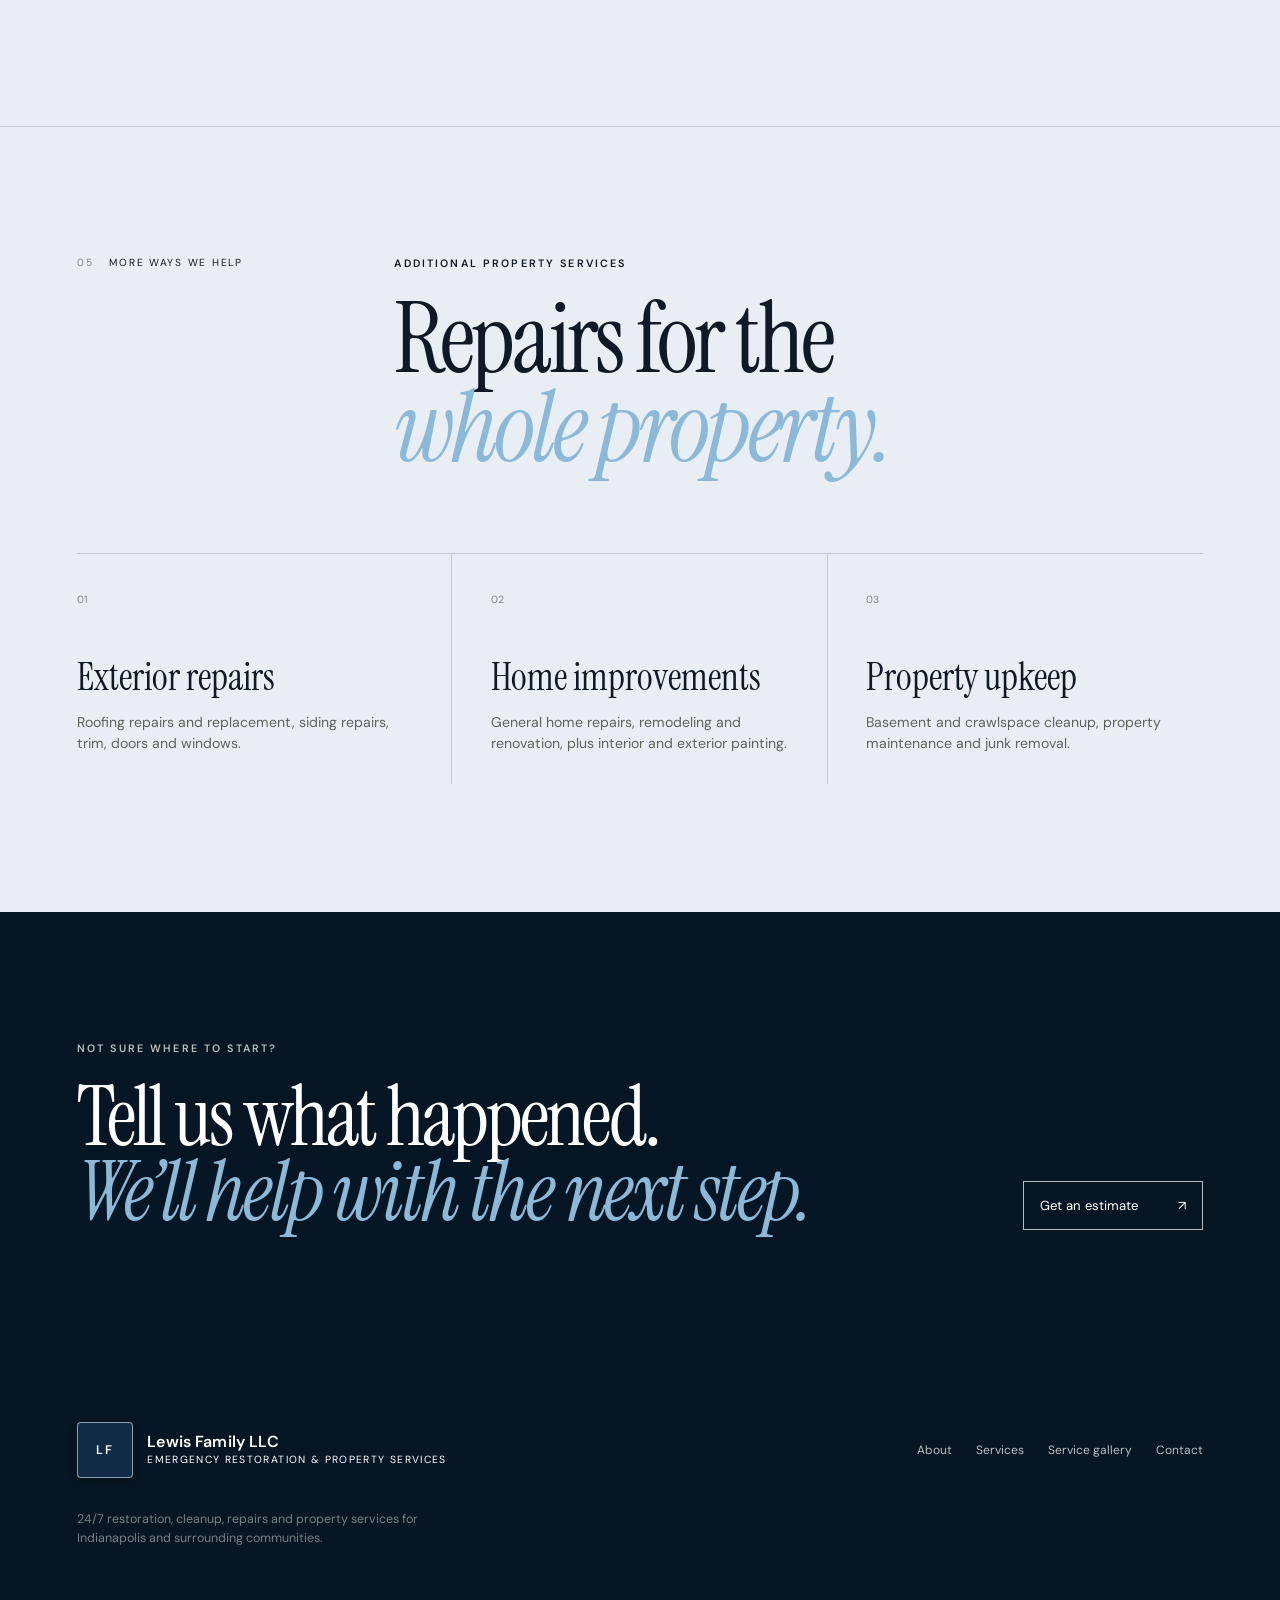
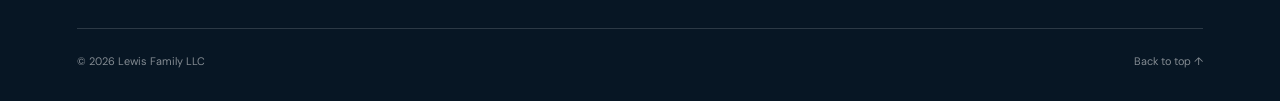
<file: services.html>
<!doctype html>
<html lang="en">
  <head>
    <meta charset="UTF-8" />
    <meta name="viewport" content="width=device-width, initial-scale=1" />
    <meta name="description" content="Explore Lewis Family LLC restoration services, including water damage cleanup, mold remediation, storm and fire cleanup, repairs, rebuild services and property maintenance." />
    <meta name="theme-color" content="#0f2b46" />
    <title>Services | Lewis Family LLC</title>
    <link rel="preconnect" href="https://fonts.googleapis.com" />
    <link rel="preconnect" href="https://fonts.gstatic.com" crossorigin />
    <link href="https://fonts.googleapis.com/css2?family=DM+Sans:wght@400;500;600&family=Instrument+Serif:ital@0;1&display=swap" rel="stylesheet" />
    <link rel="stylesheet" href="styles.css" />
    <script src="script.js" defer></script>
  </head>
  <body>
    <a class="skip-link" href="#main">Skip to content</a>
    <header class="site-header" data-header>
      <a class="brand" href="index.html" aria-label="Lewis Family LLC home"><span class="brand-mark" aria-hidden="true">LF</span><span class="brand-name">Lewis Family LLC <small>24/7 Emergency Restoration &amp; Property Services</small></span></a>
      <button class="menu-toggle" type="button" aria-expanded="false" aria-controls="site-nav" data-menu-toggle>
        <span></span><span></span><span></span><span class="sr-only" data-menu-label>Open menu</span>
      </button>
      <nav class="site-nav" id="site-nav" aria-label="Main navigation" data-nav>
        <a href="about.html">About</a>
        <a href="services.html">Services</a>
        <a href="projects.html">Service gallery</a>
        <a class="nav-cta" href="contact.html">Get help <span>↗</span></a>
      </nav>
    </header>
    <main id="main">
      <section class="page-hero" id="top">
        <div class="page-hero-media"><img src="assets/material-hauling.jpg" alt="Property cleanup and material handling work" /></div>
        <div class="hero-overlay"></div>
        <div class="page-hero-copy reveal"><p class="eyebrow light">What we do</p><h1>From damage<br /><em>to restored.</em></h1><p>Emergency restoration, property repairs and dependable help for homes and businesses across the Indianapolis area.</p></div>
      </section>

      <section class="services-intro section-pad"><div class="section-label reveal"><span>01</span> Capabilities</div><div class="reveal"><p class="eyebrow">Restoration &amp; property services</p><h2>Practical help.<br /><em>Start to finish.</em></h2><p class="lead-copy">From water extraction and mold remediation to demolition, repairs and property maintenance, Lewis Family LLC brings the services together under one dependable partner.</p></div></section>

      <section class="service-details">
        <article class="service-detail section-pad" id="water-damage">
          <div class="service-detail-image reveal"><img src="assets/site-clearing.jpg" alt="Property cleanup work in progress" loading="lazy" /></div>
          <div class="service-detail-copy reveal"><span class="service-num">01</span><p class="eyebrow">Water &amp; emergency restoration</p><h2>Stop the damage.<br /><em>Start the recovery.</em></h2><p>We help respond to flood and water damage with cleanup, extraction, structural drying and broader emergency property restoration.</p><ul><li>Flood &amp; water damage cleanup</li><li>Emergency property restoration</li><li>Water extraction &amp; structural drying</li><li>Storm damage cleanup</li></ul></div>
        </article>
        <article class="service-detail section-pad reverse" id="mold-remediation">
          <div class="service-detail-image reveal"><img src="assets/rough-grading.jpg" alt="Property remediation and repair work" loading="lazy" /></div>
          <div class="service-detail-copy reveal"><span class="service-num">02</span><p class="eyebrow">Mold removal &amp; remediation</p><h2>Address the problem.<br /><em>Make the space healthy.</em></h2><p>We remove affected materials and support remediation work for properties dealing with mold and moisture-related damage.</p><ul><li>Mold removal</li><li>Mold remediation</li><li>Wet drywall removal</li><li>Insulation &amp; flooring removal</li></ul></div>
        </article>
        <article class="service-detail section-pad" id="fire-storm">
          <div class="service-detail-image reveal"><img src="assets/excavation-culvert.jpg" alt="Property cleanup and debris removal work" loading="lazy" /></div>
          <div class="service-detail-copy reveal"><span class="service-num">03</span><p class="eyebrow">Fire, smoke &amp; storm damage</p><h2>Clear the aftermath.<br /><em>Protect what remains.</em></h2><p>We provide cleanup and repair support after fire, smoke, electrical and storm-related property damage.</p><ul><li>Fire and smoke damage cleanup</li><li>Electrical damage cleanup and repairs</li><li>Storm damage cleanup</li><li>Insurance restoration jobs</li></ul></div>
        </article>
        <article class="service-detail section-pad reverse" id="rebuild">
          <div class="service-detail-image reveal"><img src="assets/finished-drive.jpg" alt="Completed property improvement work" loading="lazy" /></div>
          <div class="service-detail-copy reveal"><span class="service-num">04</span><p class="eyebrow">Repairs &amp; rebuild services</p><h2>Put it back together.<br /><em>Better than before.</em></h2><p>After cleanup, we help complete the repairs and finishing work needed to return the property to useful condition.</p><ul><li>Demolition &amp; debris removal</li><li>Drywall, paint &amp; rebuild services</li><li>Interior &amp; exterior painting</li><li>Flooring installation</li></ul></div>
        </article>
      </section>

      <section class="values section-pad">
        <div class="values-head reveal"><div class="section-label"><span>05</span> More ways we help</div><div><p class="eyebrow">Additional property services</p><h2>Repairs for the<br /><em>whole property.</em></h2></div></div>
        <div class="value-grid">
          <article class="reveal"><span>01</span><h3>Exterior repairs</h3><p>Roofing repairs and replacement, siding repairs, trim, doors and windows.</p></article>
          <article class="reveal"><span>02</span><h3>Home improvements</h3><p>General home repairs, remodeling and renovation, plus interior and exterior painting.</p></article>
          <article class="reveal"><span>03</span><h3>Property upkeep</h3><p>Basement and crawlspace cleanup, property maintenance and junk removal.</p></article>
        </div>
      </section>

      <section class="inline-cta section-pad"><div class="reveal"><p class="eyebrow light">Not sure where to start?</p><h2>Tell us what happened.<br /><em>We’ll help with the next step.</em></h2></div><a class="button button-light" href="contact.html">Get an estimate <span>↗</span></a></section>
    </main>

    <footer>
      <div class="footer-top">
        <a class="brand footer-brand" href="index.html"><span class="brand-mark" aria-hidden="true">LF</span><span class="brand-name">Lewis Family LLC <small>Emergency Restoration &amp; Property Services</small></span></a>
        <nav class="footer-nav" aria-label="Footer navigation"><a href="about.html">About</a><a href="services.html">Services</a><a href="projects.html">Service gallery</a><a href="contact.html">Contact</a></nav>
      </div>
      <p>24/7 restoration, cleanup, repairs and property services for Indianapolis and surrounding communities.</p>
      <div class="footer-bottom"><span>© <span data-year></span> Lewis Family LLC</span><a href="#top">Back to top ↑</a></div>
    </footer>
  </body>
</html>
</file>
<file: styles.css>
:root {
  --ink: #101a27;
  --forest: #0f2b46;
  --forest-dark: #071624;
  --moss: #3e6d99;
  --sand: #e9eef4;
  --cream: #f7f9fb;
  --white: #fff;
  --line: rgba(15, 43, 70, 0.18);
  --serif: "Instrument Serif", Georgia, serif;
  --sans: "DM Sans", Arial, sans-serif;
  --page-pad: clamp(1.5rem, 6vw, 7rem);
}

* {
  box-sizing: border-box;
}

html {
  scroll-behavior: smooth;
  scroll-padding-top: 96px;
}

body {
  margin: 0;
  min-width: 320px;
  overflow-x: hidden;
  background: var(--cream);
  color: var(--ink);
  font-family: var(--sans);
  font-size: 16px;
  line-height: 1.5;
  -webkit-font-smoothing: antialiased;
}

body.menu-open {
  width: 100%;
  overflow: hidden;
  overscroll-behavior: none;
}

img {
  display: block;
  width: 100%;
  height: 100%;
  object-fit: cover;
}

a {
  color: inherit;
  text-decoration: none;
}

button,
input,
select,
textarea {
  font: inherit;
}

button,
a {
  -webkit-tap-highlight-color: transparent;
}

.skip-link {
  position: fixed;
  left: 1rem;
  top: -5rem;
  z-index: 200;
  background: white;
  color: var(--ink);
  padding: 0.8rem 1rem;
}

.skip-link:focus {
  top: 1rem;
}

.sr-only {
  position: absolute;
  width: 1px;
  height: 1px;
  padding: 0;
  margin: -1px;
  overflow: hidden;
  clip: rect(0, 0, 0, 0);
  white-space: nowrap;
  border: 0;
}

.site-header {
  position: absolute;
  z-index: 100;
  top: 0;
  left: 0;
  width: 100%;
  height: 104px;
  padding: 0 clamp(1.25rem, 4vw, 4.5rem);
  display: flex;
  align-items: center;
  justify-content: space-between;
  color: white;
  border-bottom: 1px solid rgba(255, 255, 255, 0.25);
  transition: height 0.3s ease, background-color 0.3s ease, box-shadow 0.3s ease;
}

.site-header.scrolled,
.site-header.solid-header,
.site-header.menu-open {
  position: fixed;
  height: 82px;
  background: var(--forest);
  box-shadow: 0 8px 28px rgba(0, 0, 0, 0.16);
}

.brand {
  position: relative;
  display: flex;
  align-items: center;
  gap: 0.9rem;
  min-width: 0;
}

.site-header > .brand {
  z-index: 103;
}

.brand-mark {
  display: grid;
  flex: 0 0 auto;
  width: 56px;
  height: 56px;
  place-items: center;
  border: 1px solid rgba(255, 255, 255, 0.55);
  background: var(--forest);
  color: white;
  font-size: 0.78rem;
  font-weight: 600;
  letter-spacing: 0.12em;
  box-shadow: 0 2px 8px rgba(0, 0, 0, 0.25);
}

.brand-logo {
  flex: 0 0 auto;
  width: 56px;
  height: 56px;
  object-fit: contain;
  filter: drop-shadow(0 2px 5px rgba(0, 0, 0, 0.3));
}

.brand-name {
  font-weight: 600;
  font-size: 1rem;
  line-height: 1.05;
  letter-spacing: 0.01em;
}

.brand-name small {
  display: block;
  margin-top: 0.3rem;
  font-size: 0.65rem;
  font-weight: 400;
  letter-spacing: 0.13em;
  text-transform: uppercase;
}

.site-nav {
  display: flex;
  align-items: center;
  gap: clamp(1.25rem, 2.5vw, 2.25rem);
  font-size: 0.85rem;
}

.site-nav > a:not(.nav-cta) {
  position: relative;
}

.site-nav > a:not(.nav-cta)::after {
  content: "";
  position: absolute;
  left: 0;
  bottom: -7px;
  width: 0;
  height: 1px;
  background: white;
  transition: width 0.3s ease;
}

.site-nav > a:hover::after,
.site-nav > a[aria-current="page"]::after {
  width: 100%;
}

.nav-cta,
.button {
  display: inline-flex;
  align-items: center;
  justify-content: space-between;
  gap: 2.5rem;
  border: 1px solid rgba(255, 255, 255, 0.65);
  padding: 0.85rem 1rem;
  transition: color 0.25s ease, background-color 0.25s ease, transform 0.25s ease;
}

.nav-cta:hover,
.button-light:hover {
  background: white;
  color: var(--forest);
}

.button:hover {
  transform: translateY(-2px);
}

.button-light {
  color: white;
  border-color: rgba(255, 255, 255, 0.7);
  font-size: 0.82rem;
}

.menu-toggle {
  position: relative;
  z-index: 104;
  display: none;
  width: 44px;
  height: 44px;
  padding: 9px 7px;
  border: 0;
  background: transparent;
  color: white;
  cursor: pointer;
}

.menu-toggle span:not(.sr-only) {
  display: block;
  width: 100%;
  height: 1px;
  margin: 6px 0;
  background: currentColor;
  transform-origin: center;
  transition: transform 0.25s ease, opacity 0.2s ease;
}

.menu-toggle[aria-expanded="true"] span:nth-child(1) {
  transform: translateY(7px) rotate(45deg);
}

.menu-toggle[aria-expanded="true"] span:nth-child(2) {
  opacity: 0;
}

.menu-toggle[aria-expanded="true"] span:nth-child(3) {
  transform: translateY(-7px) rotate(-45deg);
}

.hero,
.page-hero {
  position: relative;
  color: white;
  overflow: hidden;
  isolation: isolate;
}

.hero {
  min-height: 720px;
  height: 100svh;
}

.page-hero {
  min-height: 600px;
  height: min(78svh, 820px);
}

.hero-media,
.hero-overlay,
.page-hero-media {
  position: absolute;
  inset: 0;
}

.hero-media,
.page-hero-media {
  z-index: -2;
}

.hero-overlay {
  z-index: -1;
  background:
    linear-gradient(90deg, rgba(7, 22, 36, 0.75) 0%, rgba(7, 22, 36, 0.38) 50%, rgba(7, 22, 36, 0.12)),
    linear-gradient(0deg, rgba(7, 22, 36, 0.5), transparent 50%);
}

.hero-media img {
  object-position: center 52%;
  transform: scale(1.02);
  animation: heroScale 12s ease-out forwards;
}

.page-hero-media img {
  object-position: center;
}

@keyframes heroScale {
  to {
    transform: scale(1.1);
  }
}

.hero-copy {
  position: absolute;
  left: clamp(1.5rem, 8vw, 9rem);
  bottom: clamp(5rem, 12vh, 9rem);
  width: min(880px, 84vw);
}

.page-hero-copy {
  position: absolute;
  left: var(--page-pad);
  bottom: clamp(4rem, 10vh, 7rem);
  width: min(920px, 85vw);
}

.page-hero-copy > p:last-child {
  max-width: 560px;
  margin: 2rem 0 0;
  color: rgba(255, 255, 255, 0.76);
  font-size: clamp(1rem, 1.4vw, 1.2rem);
}

.eyebrow {
  margin: 0 0 1.5rem;
  font-size: 0.67rem;
  font-weight: 600;
  letter-spacing: 0.2em;
  text-transform: uppercase;
}

.eyebrow.light {
  color: rgba(255, 255, 255, 0.72);
}

h1,
h2 {
  margin: 0;
  font-family: var(--serif);
  font-weight: 400;
  line-height: 0.9;
  letter-spacing: -0.035em;
}

h1 {
  font-size: clamp(4rem, 9.4vw, 9rem);
}

h2 {
  font-size: clamp(3.4rem, 7.7vw, 7.2rem);
}

h1 em,
h2 em {
  color: #8db9d9;
  font-weight: 400;
}

.hero-intro {
  max-width: 560px;
  margin: 2.2rem 0 2.5rem;
  color: rgba(255, 255, 255, 0.82);
  font-size: clamp(1rem, 1.5vw, 1.2rem);
}

.hero-actions {
  display: flex;
  align-items: center;
  gap: 2rem;
}

.text-link {
  display: inline-flex;
  align-items: center;
  justify-content: space-between;
  gap: 3rem;
  padding-bottom: 0.55rem;
  border-bottom: 1px solid currentColor;
  font-size: 0.82rem;
}

.text-link.light {
  color: white;
}

.hero-index {
  position: absolute;
  right: clamp(1.5rem, 4vw, 4.5rem);
  bottom: 3.2rem;
  display: flex;
  align-items: center;
  gap: 0.75rem;
  font-size: 0.65rem;
}

.hero-index .line {
  width: 90px;
  height: 1px;
  background: rgba(255, 255, 255, 0.55);
}

.section-pad {
  padding: clamp(5.5rem, 10vw, 10rem) var(--page-pad);
}

.section-label {
  display: flex;
  gap: 1rem;
  font-size: 0.64rem;
  letter-spacing: 0.17em;
  text-transform: uppercase;
}

.section-label span {
  opacity: 0.5;
}

.section-label.light {
  color: rgba(255, 255, 255, 0.72);
}

.intro {
  display: grid;
  grid-template-columns: minmax(130px, 1fr) minmax(0, 3fr);
  gap: 3rem;
}

.intro-content {
  max-width: 1080px;
}

.intro-grid {
  display: grid;
  grid-template-columns: 1fr 1fr;
  gap: clamp(2rem, 8vw, 8rem);
  max-width: 850px;
  margin: 4rem 0 0 clamp(0rem, 7vw, 7rem);
}

.intro-grid p {
  margin: 0;
  color: #50584f;
}

.intro-grid > p:first-child {
  color: var(--ink);
  font-size: 1.1rem;
}

.intro-grid .text-link {
  margin-top: 2rem;
}

.services {
  background: var(--sand);
}

.services-head,
.services-intro {
  display: grid;
  grid-template-columns: minmax(130px, 1fr) minmax(0, 3fr);
}

.services-head .eyebrow,
.services-head h2 {
  grid-column: 2;
}

.service-list {
  margin-top: 5rem;
  border-top: 1px solid var(--line);
}

.service-item {
  display: grid;
  grid-template-columns: minmax(70px, 1fr) minmax(0, 3fr) auto;
  gap: 2rem;
  align-items: center;
  padding: 2rem 0;
  border-bottom: 1px solid var(--line);
  transition: padding 0.3s ease, background-color 0.3s ease;
}

.service-num {
  font-size: 0.65rem;
  opacity: 0.6;
}

.service-item > div {
  display: grid;
  grid-template-columns: 1fr 1fr;
  gap: 3rem;
  align-items: center;
}

.service-item h3 {
  margin: 0;
  font: 400 clamp(1.8rem, 3.5vw, 3.3rem) / 1 var(--serif);
}

.service-item p {
  max-width: 410px;
  margin: 0;
  color: #666b62;
  font-size: 0.88rem;
}

.service-arrow {
  font-size: 1.3rem;
}

.services-intro {
  gap: 3rem;
}

.services-intro > div:last-child {
  max-width: 980px;
}

.lead-copy {
  max-width: 600px;
  margin: 3rem 0 0;
  color: #5c635a;
  font-size: 1.05rem;
}

.service-details {
  background: var(--sand);
}

.service-detail {
  display: grid;
  grid-template-columns: minmax(0, 1.05fr) minmax(0, 0.95fr);
  gap: clamp(3rem, 8vw, 9rem);
  align-items: center;
  border-bottom: 1px solid var(--line);
}

.service-detail.reverse .service-detail-image {
  order: 2;
}

.service-detail-image {
  height: min(650px, 55vw);
  min-height: 430px;
  overflow: hidden;
}

.service-detail-copy {
  max-width: 590px;
}

.service-detail-copy .service-num {
  display: block;
  margin-bottom: 4rem;
}

.service-detail-copy h2 {
  font-size: clamp(3.3rem, 6vw, 6rem);
}

.service-detail-copy > p:not(.eyebrow) {
  max-width: 520px;
  margin: 2rem 0;
  color: #596057;
}

.service-detail-copy ul {
  margin: 2.5rem 0 0;
  padding: 0;
  list-style: none;
  border-top: 1px solid var(--line);
}

.service-detail-copy li {
  position: relative;
  padding: 0.9rem 0 0.9rem 1.25rem;
  border-bottom: 1px solid var(--line);
  font-size: 0.85rem;
}

.service-detail-copy li::before {
  content: "↗";
  position: absolute;
  left: 0;
  color: var(--moss);
}

.work {
  background: var(--cream);
}

.work-head {
  display: grid;
  grid-template-columns: minmax(130px, 1fr) minmax(0, 2fr) minmax(220px, 1fr);
  gap: 3rem;
  align-items: end;
  margin-bottom: 6rem;
}

.work-head > p,
.work-summary p {
  max-width: 310px;
  margin: 0;
  color: #656b64;
}

.work-summary .text-link {
  margin-top: 2rem;
}

.project-grid {
  display: grid;
  grid-template-columns: minmax(0, 1fr) minmax(0, 1fr);
  gap: clamp(3rem, 7vw, 8rem) clamp(1.5rem, 4vw, 4rem);
}

.project-grid-featured .project:nth-child(2),
.project-grid:not(.project-grid-featured) .project:nth-child(even) {
  margin-top: 8rem;
}

.project-image {
  display: block;
  height: clamp(340px, 48vw, 680px);
  overflow: hidden;
  background: #ddd;
}

.project-image.portrait {
  height: clamp(420px, 52vw, 720px);
}

.project-image img {
  transition: transform 0.8s cubic-bezier(0.2, 0.7, 0.2, 1);
}

figure {
  margin: 0;
}

figcaption {
  display: flex;
  justify-content: space-between;
  gap: 1rem;
  margin-top: 1.2rem;
  padding-top: 1.2rem;
  border-top: 1px solid var(--line);
}

figcaption span {
  color: #797e76;
  font-size: 0.65rem;
  letter-spacing: 0.12em;
  text-transform: uppercase;
}

figcaption h3 {
  margin: 0.35rem 0 0;
  font: 400 1.65rem / 1 var(--serif);
}

.process {
  display: grid;
  grid-template-columns: minmax(0, 1fr) minmax(0, 1fr);
  gap: clamp(3rem, 8vw, 8rem);
  align-items: center;
  background: var(--forest);
  color: white;
}

.process-visual {
  height: min(720px, 70vw);
  min-height: 480px;
}

.process-copy .section-label {
  margin-bottom: 5rem;
}

.process-copy h2 {
  font-size: clamp(3.4rem, 6vw, 6.2rem);
}

.process ol {
  margin: 4rem 0 0;
  padding: 0;
  list-style: none;
  border-top: 1px solid rgba(255, 255, 255, 0.18);
}

.process li {
  display: grid;
  grid-template-columns: 50px 1fr;
  gap: 1rem;
  padding: 1.5rem 0;
  border-bottom: 1px solid rgba(255, 255, 255, 0.18);
}

.process li > span {
  font-size: 0.62rem;
  opacity: 0.5;
}

.process h3 {
  margin: 0;
  font: 400 1.5rem / 1 var(--serif);
}

.process li p {
  max-width: 420px;
  margin: 0.6rem 0 0;
  color: rgba(255, 255, 255, 0.6);
  font-size: 0.85rem;
}

.values {
  background: var(--sand);
}

.values-head {
  display: grid;
  grid-template-columns: minmax(130px, 1fr) minmax(0, 3fr);
  gap: 3rem;
  margin-bottom: 5rem;
}

.value-grid {
  display: grid;
  grid-template-columns: repeat(3, minmax(0, 1fr));
  border-top: 1px solid var(--line);
}

.value-grid article {
  min-width: 0;
  padding: 2rem clamp(1rem, 3vw, 3rem) 1rem 0;
  border-right: 1px solid var(--line);
}

.value-grid article:not(:first-child) {
  padding-left: clamp(1rem, 3vw, 3rem);
}

.value-grid article:last-child {
  border-right: 0;
}

.value-grid span {
  font-size: 0.65rem;
  opacity: 0.5;
}

.value-grid h3 {
  margin: 3rem 0 1rem;
  font: 400 clamp(1.8rem, 3vw, 2.7rem) / 1 var(--serif);
}

.value-grid p {
  color: #5d645b;
  font-size: 0.88rem;
}

.gallery {
  padding-bottom: clamp(5rem, 9vw, 9rem);
  overflow: hidden;
  background: var(--sand);
}

.marquee {
  display: flex;
  align-items: center;
  gap: 2.5rem;
  padding: 2rem 0 2.5rem;
  white-space: nowrap;
  transform: translateX(-4vw);
  font: 400 clamp(3rem, 7vw, 7rem) / 1 var(--serif);
}

.marquee i {
  color: var(--moss);
  font: normal 1.5rem var(--sans);
}

.gallery-grid {
  display: grid;
  grid-template-columns: 1.1fr 0.8fr 1fr;
  gap: 1rem;
  padding: 0 clamp(1rem, 3vw, 3rem);
}

.gallery-grid img {
  height: clamp(250px, 36vw, 520px);
}

.gallery-grid img:nth-child(2) {
  height: clamp(220px, 29vw, 420px);
  margin-top: 5rem;
}

.home-cta {
  display: grid;
  grid-template-columns: minmax(0, 1fr) minmax(0, 1fr);
  gap: clamp(3rem, 8vw, 8rem);
  align-items: center;
  background: var(--forest-dark);
  color: white;
}

.home-cta-image {
  height: min(680px, 62vw);
  min-height: 440px;
}

.home-cta-copy h2 {
  font-size: clamp(3.5rem, 6.5vw, 6.5rem);
}

.home-cta-copy > p:not(.eyebrow) {
  max-width: 500px;
  margin: 2rem 0 2.5rem;
  color: rgba(255, 255, 255, 0.64);
}

.inline-cta {
  display: flex;
  align-items: end;
  justify-content: space-between;
  gap: 3rem;
  background: var(--forest-dark);
  color: white;
}

.inline-cta h2 {
  font-size: clamp(3.4rem, 6.5vw, 6.5rem);
}

.inline-cta .button {
  flex: 0 0 auto;
}

.contact-page {
  background: var(--forest-dark);
}

.contact {
  display: flex;
  min-height: 100svh;
  padding-top: clamp(10rem, 16vw, 14rem);
  flex-direction: column;
  justify-content: space-between;
  background: var(--forest-dark);
  color: white;
}

.contact-top .section-label {
  margin-bottom: 5rem;
}

.contact-top h1 {
  font-size: clamp(4rem, 9vw, 9rem);
}

.contact-top > p:last-child {
  max-width: 530px;
  margin: 2rem 0 0;
  color: rgba(255, 255, 255, 0.62);
}

.contact-bottom {
  display: grid;
  grid-template-columns: minmax(0, 1.65fr) minmax(280px, 0.7fr);
  gap: clamp(3rem, 8vw, 8rem);
  align-items: start;
  margin-top: 7rem;
}

.project-form {
  min-width: 0;
  padding-top: 2rem;
  border-top: 1px solid rgba(255, 255, 255, 0.35);
}

.form-grid {
  display: grid;
  grid-template-columns: minmax(0, 1fr) minmax(0, 1fr);
  gap: 2rem 1.5rem;
}

.project-form label {
  display: block;
  min-width: 0;
}

.project-form label > span {
  display: block;
  margin-bottom: 0.7rem;
  color: rgba(255, 255, 255, 0.5);
  font-size: 0.62rem;
  letter-spacing: 0.15em;
  text-transform: uppercase;
}

.project-form input,
.project-form select,
.project-form textarea {
  width: 100%;
  max-width: 100%;
  padding: 0.55rem 0 0.85rem;
  border: 0;
  border-bottom: 1px solid rgba(255, 255, 255, 0.25);
  border-radius: 0;
  outline: none;
  background: transparent;
  color: white;
  font-size: max(1rem, 16px);
  transition: border-color 0.25s ease;
}

.project-form textarea {
  min-height: 125px;
  resize: vertical;
}

.project-form select {
  color: rgba(255, 255, 255, 0.82);
  cursor: pointer;
}

.project-form select option {
  background: var(--cream);
  color: var(--ink);
}

.project-form input::placeholder,
.project-form textarea::placeholder {
  color: rgba(255, 255, 255, 0.32);
}

.project-form input:focus,
.project-form select:focus,
.project-form textarea:focus {
  border-color: #4d8df7;
}

.form-wide {
  grid-column: 1 / -1;
}

.form-actions {
  display: flex;
  align-items: center;
  justify-content: space-between;
  gap: 2rem;
  margin-top: 2rem;
}

.form-actions p {
  max-width: 300px;
  margin: 0;
  color: rgba(255, 255, 255, 0.42);
  font-size: 0.7rem;
}

.form-actions button {
  display: flex;
  align-items: center;
  justify-content: space-between;
  gap: 3rem;
  min-height: 50px;
  padding: 1rem 1.2rem;
  border: 1px solid #3d7ee8;
  background: #135bbd;
  color: white;
  cursor: pointer;
  transition: background-color 0.25s ease, transform 0.25s ease;
}

.form-actions button:hover {
  background: #1d6ed9;
  transform: translateY(-2px);
}

.form-status {
  min-height: 1.4em;
  margin: 1rem 0 0;
  color: #a9c5f4;
  font-size: 0.78rem;
}

.contact-aside {
  position: sticky;
  top: 110px;
  min-width: 0;
}

.contact-call,
.contact-email {
  display: flex;
  padding: 1.5rem 0 2rem;
  flex-direction: column;
  gap: 1rem;
  border-top: 1px solid rgba(255, 255, 255, 0.35);
}

.contact-call span,
.contact-email span {
  color: rgba(255, 255, 255, 0.45);
  font-size: 0.65rem;
  letter-spacing: 0.14em;
  text-transform: uppercase;
}

.contact-call strong {
  font: 400 clamp(1.6rem, 3vw, 2.3rem) / 1 var(--serif);
}

.contact-email strong {
  overflow-wrap: anywhere;
  font: 400 clamp(1.15rem, 2vw, 1.7rem) / 1.15 var(--serif);
}

.contact-meta {
  display: grid;
  gap: 1.5rem;
  padding-top: 2rem;
  border-top: 1px solid rgba(255, 255, 255, 0.18);
}

.contact-meta p {
  margin: 0;
}

.contact-meta span {
  display: block;
  margin-bottom: 0.5rem;
  color: rgba(255, 255, 255, 0.45);
  font-size: 0.62rem;
  letter-spacing: 0.15em;
  text-transform: uppercase;
}

footer {
  padding: 4rem var(--page-pad) 2rem;
  background: var(--forest-dark);
  color: white;
}

.footer-top {
  display: flex;
  align-items: center;
  justify-content: space-between;
  gap: 2rem;
}

.footer-brand {
  display: inline-flex;
  z-index: auto;
}

.footer-nav {
  display: flex;
  flex-wrap: wrap;
  gap: 1.5rem;
  color: rgba(255, 255, 255, 0.72);
  font-size: 0.75rem;
}

footer > p {
  max-width: 360px;
  margin: 2rem 0 5rem;
  color: rgba(255, 255, 255, 0.45);
  font-size: 0.78rem;
}

.footer-bottom {
  display: flex;
  justify-content: space-between;
  padding-top: 1.5rem;
  border-top: 1px solid rgba(255, 255, 255, 0.15);
  color: rgba(255, 255, 255, 0.5);
  font-size: 0.68rem;
}

.reveal {
  opacity: 0;
  transform: translateY(30px);
  transition: opacity 0.85s ease, transform 0.85s cubic-bezier(0.2, 0.7, 0.2, 1);
}

.reveal.visible {
  opacity: 1;
  transform: none;
}

@media (hover: hover) and (pointer: fine) {
  .service-item:hover {
    padding-left: 1rem;
    background: rgba(255, 255, 255, 0.25);
  }

  .project:hover img {
    transform: scale(1.04);
  }
}

@media (max-width: 960px) {
  .site-header {
    height: 82px;
    padding-inline: 1.25rem;
  }

  .site-header.scrolled,
  .site-header.solid-header,
  .site-header.menu-open {
    height: 82px;
  }

  .brand-logo,
  .brand-mark {
    width: 48px;
    height: 48px;
  }

  .brand-name {
    font-size: 0.88rem;
  }

  .brand-name small {
    font-size: 0.55rem;
  }

  .menu-toggle {
    display: block;
  }

  .site-nav {
    position: fixed;
    z-index: 101;
    inset: 0;
    width: 100%;
    height: 100vh;
    height: 100dvh;
    padding: max(7rem, env(safe-area-inset-top)) max(1.5rem, env(safe-area-inset-right)) max(2rem, env(safe-area-inset-bottom)) max(1.5rem, env(safe-area-inset-left));
    display: flex;
    overflow-y: auto;
    overscroll-behavior: contain;
    flex-direction: column;
    align-items: flex-start;
    justify-content: center;
    gap: 1.75rem;
    background-color: #0f2b46;
    color: white;
    font: 400 clamp(2.4rem, 9vw, 4.5rem) / 1 var(--serif);
    visibility: hidden;
    pointer-events: none;
    transform: translateX(100%);
    transition: transform 0.38s cubic-bezier(0.7, 0, 0.2, 1), visibility 0s linear 0.38s;
  }

  .site-nav.open {
    visibility: visible;
    pointer-events: auto;
    transform: translateX(0);
    transition-delay: 0s;
  }

  .site-nav > a:not(.nav-cta)::after {
    bottom: -5px;
  }

  .site-nav .nav-cta {
    width: 100%;
    margin-top: 0.75rem;
    font: 400 1rem var(--sans);
  }

  .hero,
  .page-hero {
    min-height: 650px;
  }

  .hero-copy,
  .page-hero-copy {
    left: 1.5rem;
    width: calc(100% - 3rem);
  }

  .hero-copy {
    bottom: 5rem;
  }

  .page-hero-copy {
    bottom: 4rem;
  }

  .hero-index {
    display: none;
  }

  .intro,
  .services-head,
  .services-intro,
  .work-head,
  .process,
  .service-detail,
  .values-head,
  .home-cta,
  .contact-bottom {
    grid-template-columns: minmax(0, 1fr);
  }

  .intro .section-label,
  .services-head .section-label,
  .services-intro .section-label,
  .work-head .section-label,
  .values-head .section-label {
    margin-bottom: 1rem;
  }

  .intro-grid {
    margin-left: 0;
  }

  .services-head .eyebrow,
  .services-head h2 {
    grid-column: 1;
  }

  .service-item {
    grid-template-columns: 40px minmax(0, 1fr) auto;
  }

  .service-item > div {
    grid-template-columns: minmax(0, 1fr);
    gap: 0.8rem;
  }

  .service-detail.reverse .service-detail-image {
    order: 0;
  }

  .service-detail-image {
    height: min(650px, 75vw);
    min-height: 440px;
  }

  .work-head {
    gap: 1rem;
  }

  .work-summary p {
    max-width: 520px;
  }

  .process-visual,
  .home-cta-image {
    height: min(620px, 80vw);
    min-height: 440px;
  }

  .process-copy .section-label {
    margin: 0 0 3rem;
  }

  .contact-bottom {
    gap: 4rem;
    margin-top: 5rem;
  }

  .contact-aside {
    position: static;
  }

  .inline-cta {
    align-items: flex-start;
    flex-direction: column;
  }
}

@media (max-width: 700px) {
  :root {
    --page-pad: 1.25rem;
  }

  html {
    scroll-padding-top: 82px;
  }

  h1 {
    font-size: clamp(3.25rem, 16vw, 5.2rem);
    line-height: 0.92;
  }

  h2 {
    font-size: clamp(2.9rem, 13.5vw, 4.6rem);
    line-height: 0.94;
  }

  .hero,
  .page-hero {
    min-height: 610px;
    height: 100svh;
    max-height: 820px;
  }

  .hero-copy,
  .page-hero-copy {
    left: var(--page-pad);
    width: calc(100% - (var(--page-pad) * 2));
  }

  .hero-copy {
    bottom: 3.5rem;
  }

  .page-hero-copy {
    bottom: 3rem;
  }

  .hero-intro,
  .page-hero-copy > p:last-child {
    max-width: 100%;
    margin-top: 1.5rem;
    font-size: 0.96rem;
  }

  .hero-actions {
    align-items: flex-start;
    flex-direction: column;
    gap: 1.25rem;
  }

  .hero-actions .button,
  .hero-actions .text-link {
    width: 100%;
  }

  .section-pad {
    padding-block: clamp(4.5rem, 18vw, 6.5rem);
  }

  .intro-grid,
  .project-grid,
  .value-grid,
  .gallery-grid,
  .form-grid {
    grid-template-columns: minmax(0, 1fr);
  }

  .intro-grid {
    gap: 1.5rem;
    margin-top: 2.5rem;
  }

  .service-list {
    margin-top: 3rem;
  }

  .service-item {
    gap: 0.75rem;
    padding: 1.5rem 0;
  }

  .service-item h3 {
    font-size: 1.85rem;
  }

  .service-item p {
    font-size: 0.78rem;
  }

  .service-detail-image,
  .process-visual,
  .home-cta-image {
    height: 115vw;
    min-height: 380px;
    max-height: 560px;
  }

  .service-detail-copy .service-num {
    margin-bottom: 2.5rem;
  }

  .work-head {
    margin-bottom: 3.5rem;
  }

  .project-grid {
    gap: 4rem;
  }

  .project-grid-featured .project:nth-child(2),
  .project-grid:not(.project-grid-featured) .project:nth-child(even) {
    margin-top: 0;
  }

  .project-image,
  .project-image.portrait {
    height: 112vw;
    min-height: 360px;
    max-height: 590px;
  }

  figcaption {
    align-items: flex-start;
  }

  figcaption h3 {
    font-size: 1.45rem;
  }

  .value-grid {
    border-top: 0;
  }

  .value-grid article,
  .value-grid article:not(:first-child) {
    padding: 2rem 0;
    border-top: 1px solid var(--line);
    border-right: 0;
  }

  .value-grid h3 {
    margin-top: 2rem;
  }

  .gallery-grid {
    gap: 1rem;
  }

  .gallery-grid img,
  .gallery-grid img:nth-child(2) {
    height: 78vw;
    margin-top: 0;
  }

  .gallery-grid img:last-child {
    display: none;
  }

  .marquee {
    font-size: 3rem;
  }

  .inline-cta .button {
    width: 100%;
  }

  .contact {
    padding-top: 9rem;
  }

  .contact-top .section-label {
    margin-bottom: 3rem;
  }

  .contact-top h1 {
    font-size: clamp(3.25rem, 16vw, 5.2rem);
  }

  .form-wide {
    grid-column: 1;
  }

  .form-actions {
    align-items: stretch;
    flex-direction: column;
  }

  .form-actions button {
    width: 100%;
  }

  .contact-meta {
    grid-template-columns: minmax(0, 1fr);
  }

  .footer-top {
    align-items: flex-start;
    flex-direction: column;
  }

  .footer-nav {
    width: 100%;
    justify-content: space-between;
  }

  footer > p {
    margin-bottom: 3rem;
  }

  .footer-bottom {
    gap: 1rem;
    flex-direction: column;
  }
}

@media (max-width: 390px) {
  .site-header {
    padding-inline: 0.9rem;
  }

  .brand {
    gap: 0.6rem;
  }

  .brand-logo,
  .brand-mark {
    width: 42px;
    height: 42px;
  }

  .brand-name {
    font-size: 0.78rem;
  }

  .brand-name small {
    max-width: 150px;
    font-size: 0.48rem;
    letter-spacing: 0.1em;
  }

  .site-nav {
    padding-inline: 1.15rem;
  }

  .service-item {
    grid-template-columns: 30px minmax(0, 1fr);
  }

  .service-arrow {
    display: none;
  }

  .footer-nav {
    display: grid;
    grid-template-columns: 1fr 1fr;
  }
}

@media (prefers-reduced-motion: reduce) {
  html {
    scroll-behavior: auto;
  }

  .hero-media img {
    animation: none;
  }

  .reveal {
    opacity: 1;
    transform: none;
    transition: none;
  }

  .site-nav,
  .menu-toggle span,
  .project-image img {
    transition: none;
  }
}


/* Lewis Family LLC brand mark */
.brand-mark { border-radius: 4px; }
</file>
